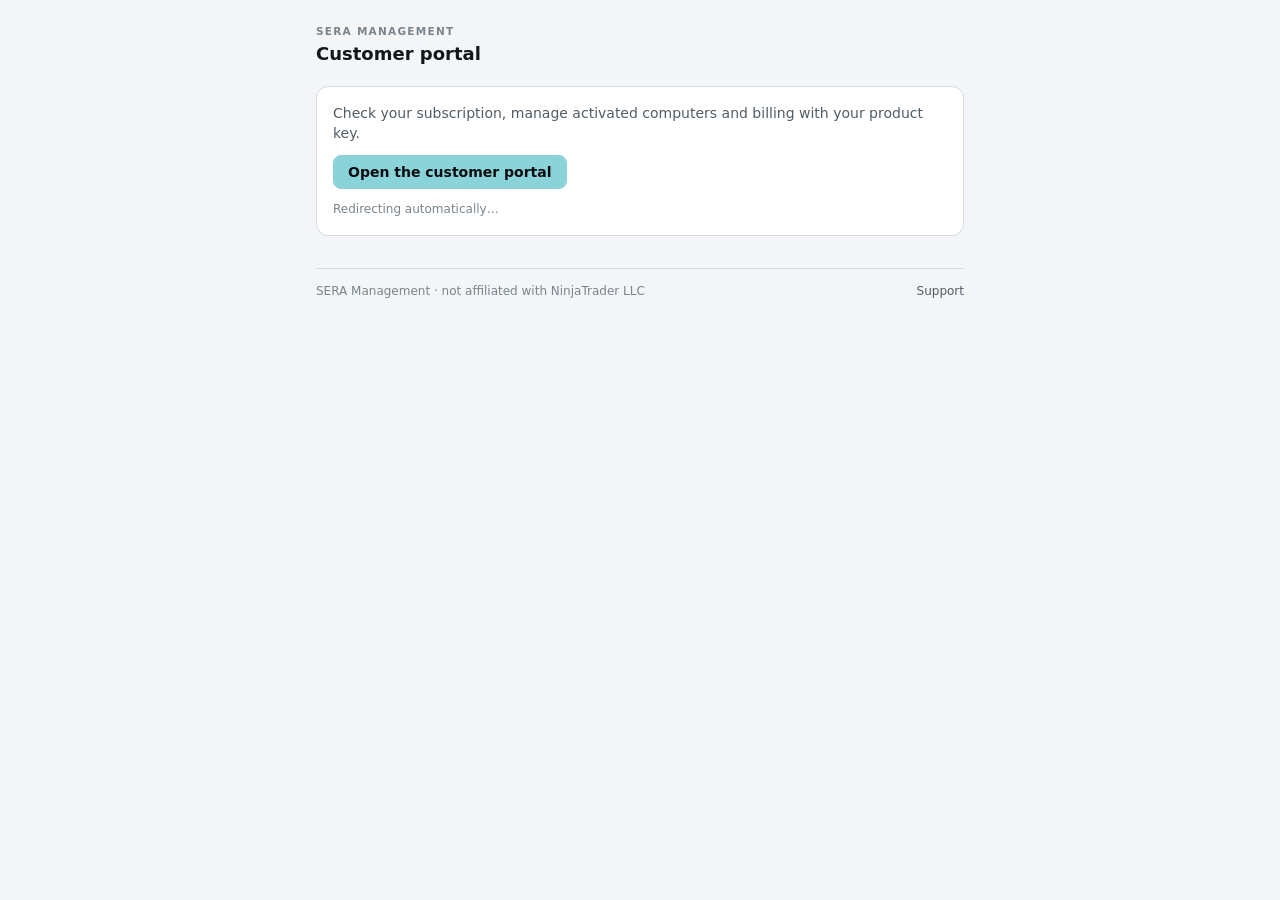
<file: index.html>
<!DOCTYPE html>
<html lang="en">
<head>
<meta charset="utf-8">
<meta name="viewport" content="width=device-width, initial-scale=1">
<meta name="color-scheme" content="dark light">
<meta http-equiv="refresh" content="3; url=portal/">
<title>SERA Management</title>
<link rel="stylesheet" href="shared.css">
</head>
<body>
<div class="page narrow">
  <header class="topbar">
    <div>
      <div class="eyebrow">SERA Management</div>
      <h1>Customer portal</h1>
    </div>
  </header>
  <section class="card stack-sm">
    <p class="muted">Check your subscription, manage activated computers and billing with your product key.</p>
    <div class="row">
      <a class="btn btn-primary" href="portal/">Open the customer portal</a>
    </div>
    <p class="faint small">Redirecting automatically…</p>
  </section>
  <footer class="footer">
    <span>SERA Management · not affiliated with NinjaTrader LLC</span>
    <a href="mailto:alonjbtw@gmail.com">Support</a>
  </footer>
</div>
</body>
</html>
</file>
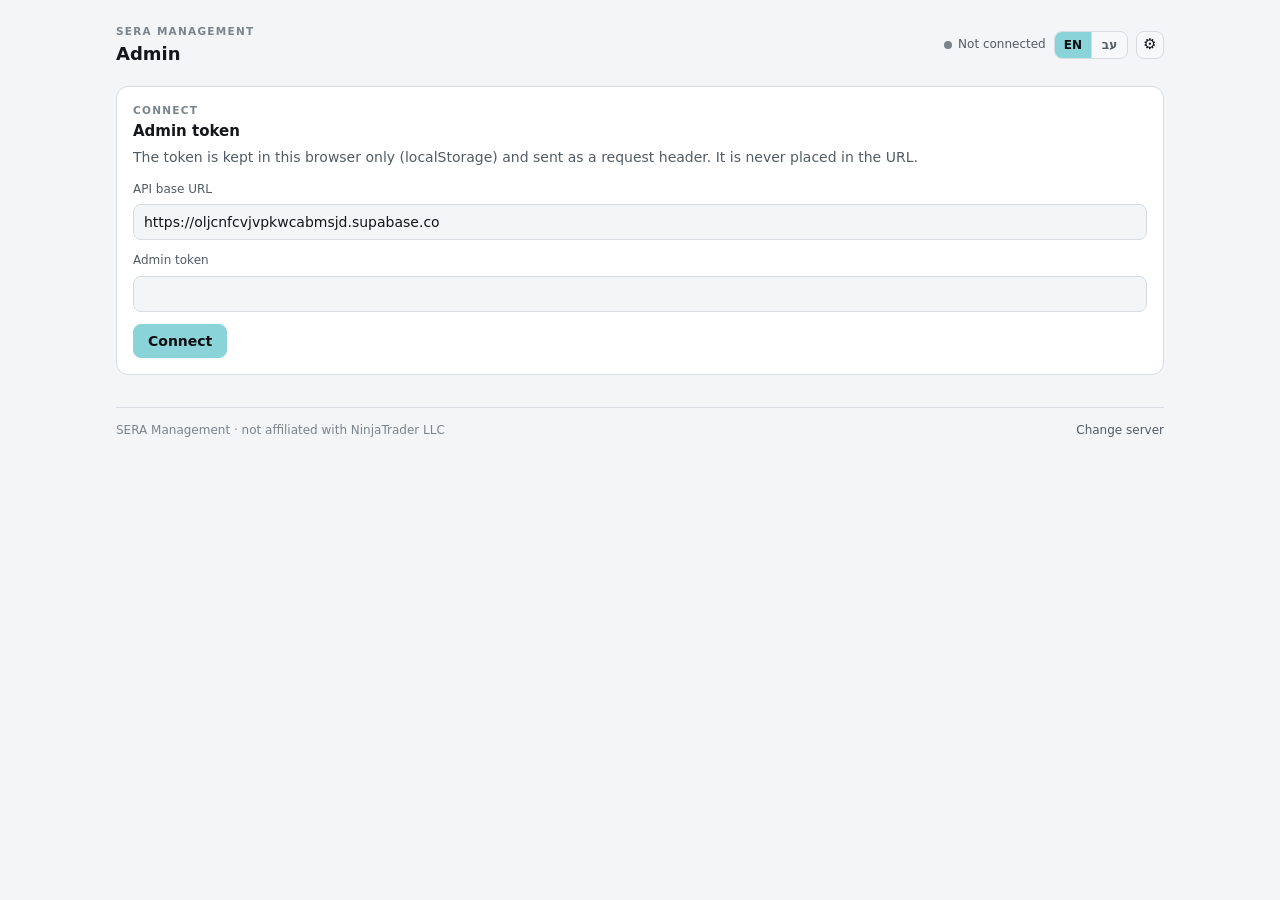
<file: admin/index.html>
<!DOCTYPE html>
<html lang="en">
<head>
<meta charset="utf-8">
<meta name="viewport" content="width=device-width, initial-scale=1">
<meta name="robots" content="noindex, nofollow">
<meta name="referrer" content="no-referrer">
<meta name="color-scheme" content="dark light">
<title data-i18n="admin.title">SERA Management · Admin</title>
<link rel="stylesheet" href="../shared.css">
</head>
<body>
<div class="page">

  <header class="topbar">
    <div>
      <div class="eyebrow" data-i18n="common.brand">SERA Management</div>
      <h1 data-i18n="admin.h1">Admin</h1>
    </div>
    <div class="row">
      <span id="conn" class="conn-pill" aria-live="polite">Not connected</span>
      <button id="btn-disconnect" class="btn btn-sm hidden" type="button" data-i18n="admin.disconnect">Disconnect</button>
      <div class="lang-toggle" role="group" data-i18n-title="common.language">
        <button type="button" data-sera-lang="en" lang="en">EN</button>
        <button type="button" data-sera-lang="he" lang="he">עב</button>
      </div>
      <button class="btn btn-sm btn-icon" type="button" data-sera-settings data-i18n-title="common.server_settings" title="Server settings" aria-label="Server settings"><span class="gear">&#9881;</span></button>
    </div>
  </header>

  <!-- Connect form (shown until a token is stored) -->
  <section id="view-connect" class="card">
    <div class="eyebrow" data-i18n="admin.connect.eyebrow">Connect</div>
    <h2 data-i18n="admin.connect.title">Admin token</h2>
    <p class="muted" style="margin:6px 0 14px" data-i18n="admin.connect.body">The token is kept in this browser only (localStorage) and sent as a request header. It is never placed in the URL.</p>
    <form id="form-connect" class="stack-sm">
      <div class="field">
        <label class="label" for="in-base" data-i18n="admin.connect.base">API base URL</label>
        <input id="in-base" class="input" type="url" autocomplete="off" spellcheck="false" required>
      </div>
      <div class="field">
        <label class="label" for="in-token" data-i18n="admin.connect.token">Admin token</label>
        <input id="in-token" class="input" type="password" autocomplete="off" required>
      </div>
      <div id="connect-msg" class="msg msg-danger hidden" role="alert"></div>
      <div class="row">
        <button id="btn-connect" class="btn btn-primary" type="submit" data-i18n="admin.connect.btn">Connect</button>
      </div>
    </form>
  </section>

  <!-- Main view -->
  <main id="view-main" class="stack hidden">
    <div class="tabs" role="tablist">
      <button class="tab" type="button" role="tab" id="tab-customers" aria-selected="true" aria-controls="panel-customers" data-tab="customers" data-i18n="admin.tab.customers">Customers</button>
      <button class="tab" type="button" role="tab" id="tab-diag" aria-selected="false" aria-controls="panel-diag" data-tab="diag" data-i18n="admin.tab.diag">Diagnostics</button>
    </div>

    <div id="panel-customers" class="stack" role="tabpanel" aria-labelledby="tab-customers">
      <section class="card">
        <div class="row between" style="margin-bottom:12px">
          <div class="row grow">
            <input id="in-search" class="input grow" type="search" placeholder="Search email, plan, note…" autocomplete="off" aria-label="Search customers" data-i18n-placeholder="admin.search.placeholder" data-i18n-title="admin.search.label">
            <button id="btn-refresh" class="btn" type="button" data-i18n="common.refresh">Refresh</button>
          </div>
          <button id="btn-new" class="btn btn-primary" type="button" data-i18n="admin.new">New customer</button>
        </div>
        <div id="list-msg" class="msg hidden"></div>
        <div class="table-wrap">
          <table id="tbl-customers">
            <thead>
              <tr>
                <th data-i18n="admin.th.email">Email</th>
                <th data-i18n="admin.th.plan">Plan</th>
                <th data-i18n="admin.th.status">Status</th>
                <th data-i18n="admin.th.period_end">Period end</th>
                <th class="num" data-i18n="admin.th.devices">Devices</th>
                <th data-i18n="admin.th.note">Note</th>
              </tr>
            </thead>
            <tbody></tbody>
          </table>
        </div>
        <div id="list-empty" class="faint hidden" style="padding:12px 0 4px" data-i18n="admin.empty">No customers found.</div>
      </section>

      <section id="detail" class="card hidden" aria-live="polite"></section>
    </div>

    <!-- Diagnostics: opt-in crash reports / startup pings -->
    <div id="panel-diag" class="stack hidden" role="tabpanel" aria-labelledby="tab-diag">
      <section class="card stack-sm">
        <div class="row between top">
          <div>
            <div class="eyebrow" data-i18n="admin.tab.diag">Diagnostics</div>
            <h2 data-i18n="admin.diag.title">Crash reports and startups</h2>
            <p class="muted small" style="margin-top:4px" data-i18n="admin.diag.body">Opt-in diagnostics sent by the desktop app. Newest first, up to 50 events.</p>
          </div>
          <div class="row">
            <select id="diag-filter" class="input input-sm" style="width:auto" aria-label="Filter events" data-i18n-title="admin.diag.filter">
              <option value="" data-i18n="admin.diag.filter.all">All events</option>
              <option value="crash" data-i18n="admin.diag.filter.crash">Crashes</option>
              <option value="startup" data-i18n="admin.diag.filter.startup">Startups</option>
            </select>
            <button id="btn-diag-refresh" class="btn btn-sm" type="button" data-i18n="common.refresh">Refresh</button>
          </div>
        </div>
        <div class="stats">
          <div class="stat danger"><div class="n" id="diag-crashes">—</div><div class="l" data-i18n="admin.diag.crashes7">Crashes (last 7 days)</div></div>
          <div class="stat success"><div class="n" id="diag-startups">—</div><div class="l" data-i18n="admin.diag.startups7">Startups (last 7 days)</div></div>
        </div>
        <div id="diag-msg" class="msg hidden"></div>
        <div class="table-wrap">
          <table id="tbl-diag" class="compact">
            <thead>
              <tr>
                <th data-i18n="admin.diag.th.time">Time</th>
                <th data-i18n="admin.diag.th.kind">Kind</th>
                <th data-i18n="admin.diag.th.app">App</th>
                <th data-i18n="admin.diag.th.os">OS</th>
                <th data-i18n="admin.diag.th.device">Device</th>
                <th data-i18n="admin.diag.th.exception">Exception</th>
                <th data-i18n="admin.diag.th.message">Message</th>
                <th></th>
              </tr>
            </thead>
            <tbody></tbody>
          </table>
        </div>
        <div id="diag-empty" class="faint hidden" style="padding:8px 0 0" data-i18n="admin.diag.empty">No events.</div>
      </section>
    </div>
  </main>

  <footer class="footer">
    <span data-i18n="common.footer">SERA Management · not affiliated with NinjaTrader LLC</span>
    <a href="#" data-sera-settings data-i18n="common.change_server">Change server</a>
  </footer>
</div>

<!-- New customer -->
<dialog id="dlg-new">
  <form id="form-new" class="stack-sm">
    <div class="eyebrow" data-i18n="admin.new">New customer</div>
    <h2 data-i18n="admin.new.title">Create entitlement</h2>
    <div class="field">
      <label class="label" for="new-email" data-i18n="admin.new.email">Customer email</label>
      <input id="new-email" class="input" type="email" required autocomplete="off" spellcheck="false">
    </div>
    <div class="fields-2">
      <div class="field">
        <label class="label" for="new-months" data-i18n="admin.new.months">Months (1–36)</label>
        <input id="new-months" class="input" type="number" min="1" max="36" step="1" value="12" required>
      </div>
      <div class="field">
        <label class="label" for="new-devices" data-i18n="admin.new.devices">Max devices (1–20)</label>
        <input id="new-devices" class="input" type="number" min="1" max="20" step="1" value="2" required>
      </div>
    </div>
    <div class="field">
      <label class="label" for="new-note" data-i18n="admin.new.note">Note (optional)</label>
      <input id="new-note" class="input" type="text" autocomplete="off" maxlength="500">
    </div>
    <div id="new-msg" class="msg msg-danger hidden" role="alert"></div>
    <div class="dialog-actions">
      <button type="button" class="btn" id="new-cancel" data-i18n="dlg.cancel">Cancel</button>
      <button type="submit" class="btn btn-primary" id="new-submit" data-i18n="admin.new.create">Create</button>
    </div>
  </form>
</dialog>

<!-- One-time product key -->
<dialog id="dlg-key">
  <div class="stack-sm">
    <div class="eyebrow" data-i18n="admin.key.eyebrow">Product key</div>
    <h2 id="key-title" data-i18n="admin.key.eyebrow">Product key</h2>
    <p class="muted" id="key-sub"></p>
    <div class="key-big" id="key-value"></div>
    <div class="msg msg-warning" data-i18n="admin.key.warn">This key is shown once. It will not be shown again — copy it now and send it to the customer.</div>
    <div class="dialog-actions">
      <button type="button" class="btn" id="key-copy" data-i18n="common.copy">Copy</button>
      <button type="button" class="btn btn-primary" id="key-close" data-i18n="admin.key.saved">I have saved the key</button>
    </div>
  </div>
</dialog>

<script src="../shared.js"></script>
<script>
(function () {
  'use strict';
  var S = window.Sera;
  var esc = S.esc;
  var t = S.t;
  var ADMIN_KEY = 'sera.admin';
  var $ = function (sel, root) { return (root || document).querySelector(sel); };

  /* ---------- strings ---------- */

  S.i18n.extend({
    en: {
      'admin.title': 'SERA Management · Admin',
      'admin.h1': 'Admin',
      'admin.disconnect': 'Disconnect',
      'admin.conn.none': 'Not connected',
      'admin.conn.busy': 'Connecting…',
      'admin.conn.ok': 'Connected · {host}',
      'admin.conn.rejected': 'Token rejected',
      'admin.conn.failed': 'Connection failed',
      'admin.connect.eyebrow': 'Connect',
      'admin.connect.title': 'Admin token',
      'admin.connect.body': 'The token is kept in this browser only (localStorage) and sent as a request header. It is never placed in the URL.',
      'admin.connect.base': 'API base URL',
      'admin.connect.token': 'Admin token',
      'admin.connect.btn': 'Connect',
      'admin.connect.enter_token': 'Enter the admin token.',
      'admin.connect.use_disconnect': ' Use Disconnect to enter a new token.',
      'admin.disconnected': 'Disconnected. Token removed from this browser.',
      'admin.tab.customers': 'Customers',
      'admin.tab.diag': 'Diagnostics',
      'admin.search.placeholder': 'Search email, plan, note…',
      'admin.search.label': 'Search customers',
      'admin.new': 'New customer',
      'admin.th.email': 'Email',
      'admin.th.plan': 'Plan',
      'admin.th.status': 'Status',
      'admin.th.period_end': 'Period end',
      'admin.th.devices': 'Devices',
      'admin.th.note': 'Note',
      'admin.empty': 'No customers found.',
      /* detail */
      'admin.detail.customer': 'Customer',
      'admin.detail.reload': 'Reload',
      'admin.detail.plan': 'Plan',
      'admin.detail.period_end': 'Period end',
      'admin.detail.devices': 'Devices',
      'admin.detail.devices_v': '{active} active / {max} max',
      'admin.detail.devices_total': '({n} total)',
      'admin.detail.billing': 'Billing',
      'admin.detail.billing_stripe': 'Stripe',
      'admin.detail.billing_manual': 'Manual',
      'admin.detail.stripe_customer': 'Stripe customer',
      'admin.detail.stripe_sub': 'Stripe subscription',
      'admin.detail.created': 'Created',
      'admin.detail.updated': 'Updated',
      'admin.detail.note': 'Note',
      'admin.detail.actions': 'Actions',
      'admin.detail.extend_by': 'Extend by',
      'admin.detail.extend_months_label': 'Months to extend',
      'admin.detail.months': 'months',
      'admin.detail.extend': 'Extend',
      'admin.detail.reissue': 'Reissue key',
      'admin.detail.revoke': 'Revoke',
      'admin.devices.h': 'Devices',
      'admin.devices.empty': 'No devices have activated this entitlement.',
      'admin.devices.th.name': 'Name',
      'admin.devices.th.hash': 'Hash',
      'admin.devices.th.version': 'Version',
      'admin.devices.th.first_seen': 'First seen',
      'admin.devices.th.last_seen': 'Last seen',
      'admin.devices.th.state': 'State',
      'admin.devices.released': 'released',
      'admin.devices.active': 'active',
      'admin.devices.release': 'Release seat',
      'admin.keys.h': 'Product keys',
      'admin.keys.empty': 'No product keys.',
      'admin.keys.th.id': 'Key id',
      'admin.keys.th.created': 'Created',
      'admin.keys.th.redeemed': 'Redeemed',
      'admin.keys.th.revoked': 'Revoked',
      'admin.keys.th.state': 'State',
      'admin.keys.revoked': 'revoked',
      'admin.keys.redeemed': 'redeemed',
      'admin.keys.unused': 'unused',
      'admin.leases.h': 'Leases',
      'admin.leases.empty': 'No leases.',
      'admin.leases.th.device': 'Device',
      'admin.leases.th.issued': 'Issued',
      'admin.leases.th.not_before': 'Not before',
      'admin.leases.th.expires': 'Expires',
      'admin.leases.th.key': 'Key',
      'admin.legal.h': 'Terms accepted',
      'admin.legal.empty': 'No terms acceptance recorded.',
      'admin.legal.line': 'terms v{legal} · app {app} · {lang}',
      'admin.audit.h': 'Recent audit',
      'admin.audit.newest': 'newest first',
      'admin.audit.empty': 'No audit entries.',
      'admin.audit.by': 'by {actor}',
      /* actions */
      'admin.extend.range': 'Enter between 1 and 36 months.',
      'admin.extend.busy': 'Extending…',
      'admin.extend.done_one': 'Extended by {n} month',
      'admin.extend.done': 'Extended by {n} months',
      'admin.extend.new_end': ' · new period end {date}',
      'admin.reissue.title': 'Generate a new product key?',
      'admin.reissue.body': 'A new product key will be created for {email}. The previous key will no longer be valid for new activations, and the customer will need the new key.',
      'admin.reissue.busy': 'Working…',
      'admin.reissue.sub': 'New product key for {email}',
      'admin.revoke.title': 'Revoke this entitlement?',
      'admin.revoke.body': 'Access for {email} will be revoked. Its devices will stop validating. This is recorded in the audit log.',
      'admin.revoke.reason': 'Reason (optional)',
      'admin.revoke.reason_ph': 'e.g. refund, chargeback',
      'admin.revoke.busy': 'Revoking…',
      'admin.revoke.done': 'Entitlement revoked.',
      'admin.release.title': 'Release this device seat?',
      'admin.release.body': 'Device {hash} will be released and its seat freed. That computer will need to enter the product key again to activate.',
      'admin.release.busy': 'Releasing…',
      'admin.release.none': 'Nothing to release (seat was already free).',
      'admin.release.done': 'Seat released.',
      /* key dialog */
      'admin.key.eyebrow': 'Product key',
      'admin.key.warn': 'This key is shown once. It will not be shown again — copy it now and send it to the customer.',
      'admin.key.saved': 'I have saved the key',
      'admin.key.sub': 'Product key for {email}',
      /* new customer */
      'admin.new.title': 'Create entitlement',
      'admin.new.email': 'Customer email',
      'admin.new.months': 'Months (1–36)',
      'admin.new.devices': 'Max devices (1–20)',
      'admin.new.note': 'Note (optional)',
      'admin.new.create': 'Create',
      'admin.new.enter_email': 'Enter the customer email.',
      'admin.new.months_range': 'Months must be between 1 and 36.',
      'admin.new.devices_range': 'Max devices must be between 1 and 20.',
      'admin.new.busy': 'Creating…',
      /* diagnostics */
      'admin.diag.title': 'Crash reports and startups',
      'admin.diag.body': 'Opt-in diagnostics sent by the desktop app. Newest first, up to 50 events.',
      'admin.diag.filter': 'Filter events',
      'admin.diag.filter.all': 'All events',
      'admin.diag.filter.crash': 'Crashes',
      'admin.diag.filter.startup': 'Startups',
      'admin.diag.crashes7': 'Crashes (last 7 days)',
      'admin.diag.startups7': 'Startups (last 7 days)',
      'admin.diag.th.time': 'Time',
      'admin.diag.th.kind': 'Kind',
      'admin.diag.th.app': 'App',
      'admin.diag.th.os': 'OS',
      'admin.diag.th.device': 'Device',
      'admin.diag.th.exception': 'Exception',
      'admin.diag.th.message': 'Message',
      'admin.diag.empty': 'No events.',
      'admin.diag.kind.crash': 'crash',
      'admin.diag.kind.startup': 'startup',
      'admin.diag.stack': 'Stack',
      'admin.diag.hide': 'Hide',
      'admin.diag.details': 'Details',
      'admin.diag.no_stack': 'No stack trace.'
    },
    he: {
      'admin.title': 'SERA Management · ניהול',
      'admin.h1': 'ניהול',
      'admin.disconnect': 'התנתקות',
      'admin.conn.none': 'לא מחובר',
      'admin.conn.busy': 'מתחבר…',
      'admin.conn.ok': 'מחובר · {host}',
      'admin.conn.rejected': 'הטוקן נדחה',
      'admin.conn.failed': 'החיבור נכשל',
      'admin.connect.eyebrow': 'התחברות',
      'admin.connect.title': 'טוקן ניהול',
      'admin.connect.body': 'הטוקן נשמר בדפדפן זה בלבד (localStorage) ונשלח ככותרת בקשה. הוא לעולם לא מופיע בכתובת.',
      'admin.connect.base': 'כתובת שרת ה-API',
      'admin.connect.token': 'טוקן ניהול',
      'admin.connect.btn': 'התחברות',
      'admin.connect.enter_token': 'הזן את טוקן הניהול.',
      'admin.connect.use_disconnect': ' לחץ "התנתקות" כדי להזין טוקן חדש.',
      'admin.disconnected': 'התנתקת. הטוקן הוסר מהדפדפן.',
      'admin.tab.customers': 'לקוחות',
      'admin.tab.diag': 'אבחון',
      'admin.search.placeholder': 'חיפוש לפי אימייל, תוכנית, הערה…',
      'admin.search.label': 'חיפוש לקוחות',
      'admin.new': 'לקוח חדש',
      'admin.th.email': 'אימייל',
      'admin.th.plan': 'תוכנית',
      'admin.th.status': 'סטטוס',
      'admin.th.period_end': 'סיום תקופה',
      'admin.th.devices': 'מכשירים',
      'admin.th.note': 'הערה',
      'admin.empty': 'לא נמצאו לקוחות.',
      'admin.detail.customer': 'לקוח',
      'admin.detail.reload': 'טעינה מחדש',
      'admin.detail.plan': 'תוכנית',
      'admin.detail.period_end': 'סיום תקופה',
      'admin.detail.devices': 'מכשירים',
      'admin.detail.devices_v': '{active} פעילים / {max} מקסימום',
      'admin.detail.devices_total': '({n} סה״כ)',
      'admin.detail.billing': 'חיוב',
      'admin.detail.billing_stripe': 'Stripe',
      'admin.detail.billing_manual': 'ידני',
      'admin.detail.stripe_customer': 'לקוח Stripe',
      'admin.detail.stripe_sub': 'מנוי Stripe',
      'admin.detail.created': 'נוצר',
      'admin.detail.updated': 'עודכן',
      'admin.detail.note': 'הערה',
      'admin.detail.actions': 'פעולות',
      'admin.detail.extend_by': 'הארכה ב-',
      'admin.detail.extend_months_label': 'חודשים להארכה',
      'admin.detail.months': 'חודשים',
      'admin.detail.extend': 'הארכה',
      'admin.detail.reissue': 'הנפקת מפתח חדש',
      'admin.detail.revoke': 'ביטול רישיון',
      'admin.devices.h': 'מכשירים',
      'admin.devices.empty': 'אף מכשיר לא הפעיל רישיון זה.',
      'admin.devices.th.name': 'שם',
      'admin.devices.th.hash': 'מזהה',
      'admin.devices.th.version': 'גרסה',
      'admin.devices.th.first_seen': 'נראה לראשונה',
      'admin.devices.th.last_seen': 'נראה לאחרונה',
      'admin.devices.th.state': 'מצב',
      'admin.devices.released': 'שוחרר',
      'admin.devices.active': 'פעיל',
      'admin.devices.release': 'שחרור מקום',
      'admin.keys.h': 'מפתחות מוצר',
      'admin.keys.empty': 'אין מפתחות מוצר.',
      'admin.keys.th.id': 'מזהה מפתח',
      'admin.keys.th.created': 'נוצר',
      'admin.keys.th.redeemed': 'מומש',
      'admin.keys.th.revoked': 'בוטל',
      'admin.keys.th.state': 'מצב',
      'admin.keys.revoked': 'בוטל',
      'admin.keys.redeemed': 'מומש',
      'admin.keys.unused': 'לא בשימוש',
      'admin.leases.h': 'חכירות',
      'admin.leases.empty': 'אין חכירות.',
      'admin.leases.th.device': 'מכשיר',
      'admin.leases.th.issued': 'הונפק',
      'admin.leases.th.not_before': 'לא לפני',
      'admin.leases.th.expires': 'פג',
      'admin.leases.th.key': 'מפתח',
      'admin.legal.h': 'אישור תנאי שימוש',
      'admin.legal.empty': 'לא נרשם אישור תנאי שימוש.',
      'admin.legal.line': 'תנאים גרסה {legal} · אפליקציה {app} · {lang}',
      'admin.audit.h': 'יומן פעולות אחרון',
      'admin.audit.newest': 'החדש ביותר ראשון',
      'admin.audit.empty': 'אין רשומות ביומן.',
      'admin.audit.by': 'על ידי {actor}',
      'admin.extend.range': 'הזן בין 1 ל-36 חודשים.',
      'admin.extend.busy': 'מאריך…',
      'admin.extend.done_one': 'הוארך בחודש אחד',
      'admin.extend.done': 'הוארך ב-{n} חודשים',
      'admin.extend.new_end': ' · סיום תקופה חדש {date}',
      'admin.reissue.title': 'להנפיק מפתח מוצר חדש?',
      'admin.reissue.body': 'ייווצר מפתח מוצר חדש עבור {email}. המפתח הקודם לא יהיה תקף להפעלות חדשות, והלקוח יזדקק למפתח החדש.',
      'admin.reissue.busy': 'מבצע…',
      'admin.reissue.sub': 'מפתח מוצר חדש עבור {email}',
      'admin.revoke.title': 'לבטל רישיון זה?',
      'admin.revoke.body': 'הגישה של {email} תבוטל. המכשירים שלו יפסיקו לעבור אימות. הפעולה נרשמת ביומן.',
      'admin.revoke.reason': 'סיבה (לא חובה)',
      'admin.revoke.reason_ph': 'למשל החזר כספי, הכחשת עסקה',
      'admin.revoke.busy': 'מבטל…',
      'admin.revoke.done': 'הרישיון בוטל.',
      'admin.release.title': 'לשחרר את המקום של מכשיר זה?',
      'admin.release.body': 'המכשיר {hash} ישוחרר והמקום שלו יתפנה. המחשב הזה יצטרך להזין שוב את מפתח המוצר כדי להפעיל.',
      'admin.release.busy': 'משחרר…',
      'admin.release.none': 'אין מה לשחרר (המקום כבר היה פנוי).',
      'admin.release.done': 'המקום שוחרר.',
      'admin.key.eyebrow': 'מפתח מוצר',
      'admin.key.warn': 'המפתח מוצג פעם אחת בלבד ולא יוצג שוב — העתק אותו עכשיו ושלח ללקוח.',
      'admin.key.saved': 'שמרתי את המפתח',
      'admin.key.sub': 'מפתח מוצר עבור {email}',
      'admin.new.title': 'יצירת רישיון',
      'admin.new.email': 'אימייל הלקוח',
      'admin.new.months': 'חודשים (1–36)',
      'admin.new.devices': 'מקסימום מכשירים (1–20)',
      'admin.new.note': 'הערה (לא חובה)',
      'admin.new.create': 'יצירה',
      'admin.new.enter_email': 'הזן את אימייל הלקוח.',
      'admin.new.months_range': 'מספר החודשים חייב להיות בין 1 ל-36.',
      'admin.new.devices_range': 'מקסימום מכשירים חייב להיות בין 1 ל-20.',
      'admin.new.busy': 'יוצר…',
      'admin.diag.title': 'דוחות קריסה והפעלות',
      'admin.diag.body': 'נתוני אבחון שנשלחים מהאפליקציה בהסכמת המשתמש. החדש ביותר ראשון, עד 50 אירועים.',
      'admin.diag.filter': 'סינון אירועים',
      'admin.diag.filter.all': 'כל האירועים',
      'admin.diag.filter.crash': 'קריסות',
      'admin.diag.filter.startup': 'הפעלות',
      'admin.diag.crashes7': 'קריסות (7 ימים אחרונים)',
      'admin.diag.startups7': 'הפעלות (7 ימים אחרונים)',
      'admin.diag.th.time': 'זמן',
      'admin.diag.th.kind': 'סוג',
      'admin.diag.th.app': 'גרסה',
      'admin.diag.th.os': 'מערכת הפעלה',
      'admin.diag.th.device': 'מכשיר',
      'admin.diag.th.exception': 'חריגה',
      'admin.diag.th.message': 'הודעה',
      'admin.diag.empty': 'אין אירועים.',
      'admin.diag.kind.crash': 'קריסה',
      'admin.diag.kind.startup': 'הפעלה',
      'admin.diag.stack': 'Stack',
      'admin.diag.hide': 'הסתרה',
      'admin.diag.details': 'פרטים',
      'admin.diag.no_stack': 'אין stack trace.'
    }
  });
  S.applyLanguage(S.getLang(), { persist: false });
  S.bindLangToggle();

  var token = loadToken();
  var entitlements = [];
  var selectedId = null;
  var detail = null; // last `get` response
  var searchTimer = null;
  var connState = { state: '', key: 'admin.conn.none', params: null };
  var diag = null; // last `telemetry` response
  var diagLoaded = false;
  var openStacks = {}; // event id -> true while its stack row is expanded

  var elConn = $('#conn');
  var elDetail = $('#detail');
  var tbody = $('#tbl-customers tbody');
  var diagBody = $('#tbl-diag tbody');

  /* ---------- token storage ---------- */

  function loadToken() {
    try {
      var raw = localStorage.getItem(ADMIN_KEY);
      if (!raw) return '';
      var o = JSON.parse(raw);
      return o && typeof o.token === 'string' ? o.token : '';
    } catch (e) { return ''; }
  }
  function saveToken(t) {
    S.storageSet(localStorage, ADMIN_KEY, t ? JSON.stringify({ token: t, saved_at: new Date().toISOString() }) : null);
  }

  /* ---------- API ---------- */

  function api(action, params) {
    var body = { action: action };
    Object.keys(params || {}).forEach(function (k) { body[k] = params[k]; });
    return S.call('sera-admin', body, { headers: { 'x-sera-admin-token': token } });
  }

  /* ---------- views ---------- */

  function setConn(state, key, params) {
    connState = { state: state, key: key, params: params || null };
    elConn.className = 'conn-pill' + (state ? ' ' + state : '');
    elConn.textContent = t(key, params);
  }
  function showConnect() {
    $('#view-connect').classList.remove('hidden');
    $('#view-main').classList.add('hidden');
    $('#btn-disconnect').classList.add('hidden');
    $('#in-base').value = S.getBase();
    setConn('', 'admin.conn.none');
  }
  function showMain() {
    $('#view-connect').classList.add('hidden');
    $('#view-main').classList.remove('hidden');
    $('#btn-disconnect').classList.remove('hidden');
  }

  /* ---------- tabs ---------- */

  function selectTab(name) {
    var tabs = document.querySelectorAll('.tab[data-tab]');
    for (var i = 0; i < tabs.length; i++) {
      var on = tabs[i].dataset.tab === name;
      tabs[i].setAttribute('aria-selected', on ? 'true' : 'false');
      tabs[i].tabIndex = on ? 0 : -1;
    }
    $('#panel-customers').classList.toggle('hidden', name !== 'customers');
    $('#panel-diag').classList.toggle('hidden', name !== 'diag');
    if (name === 'diag' && !diagLoaded && token) refreshDiag();
  }
  $('.tabs').addEventListener('click', function (e) {
    var tab = e.target.closest('.tab[data-tab]');
    if (tab) selectTab(tab.dataset.tab);
  });
  $('.tabs').addEventListener('keydown', function (e) {
    if (e.key !== 'ArrowLeft' && e.key !== 'ArrowRight') return;
    var tabs = Array.prototype.slice.call(document.querySelectorAll('.tab[data-tab]'));
    var idx = tabs.indexOf(document.activeElement);
    if (idx < 0) return;
    e.preventDefault();
    var next = tabs[(idx + (e.key === 'ArrowRight' ? 1 : tabs.length - 1)) % tabs.length];
    next.focus();
    selectTab(next.dataset.tab);
  });

  /* ---------- customer list ---------- */

  function loadList(query) {
    var msg = $('#list-msg');
    S.hideMsg(msg);
    return api('list', query ? { query: query } : {}).then(function (res) {
      entitlements = Array.isArray(res.entitlements) ? res.entitlements : [];
      renderList();
      return res;
    });
  }

  function num(v) { return v === null || v === undefined ? '—' : esc(v); }

  function renderList() {
    tbody.innerHTML = entitlements.map(function (e) {
      return '<tr class="row-click' + (e.id === selectedId ? ' selected' : '') + '" data-id="' + esc(e.id) + '" tabindex="0">' +
        '<td class="strong break">' + esc(e.customer_email) + '</td>' +
        '<td class="nowrap">' + esc(e.plan || '—') + '</td>' +
        '<td>' + S.statusBadge(e.status) + '</td>' +
        '<td class="nowrap">' + S.dateWithRelative(e.current_period_end) + '</td>' +
        '<td class="num">' + num(e.active_devices) + ' / ' + num(e.max_devices) + '</td>' +
        '<td class="muted"><div class="ellipsis" title="' + esc(e.note || '') + '">' + esc(e.note || '') + '</div></td>' +
        '</tr>';
    }).join('');
    $('#list-empty').classList.toggle('hidden', entitlements.length > 0);
  }

  tbody.addEventListener('click', function (e) {
    var tr = e.target.closest('tr[data-id]');
    if (tr) openDetail(tr.dataset.id);
  });
  tbody.addEventListener('keydown', function (e) {
    if (e.key !== 'Enter' && e.key !== ' ') return;
    var tr = e.target.closest('tr[data-id]');
    if (tr) { e.preventDefault(); openDetail(tr.dataset.id); }
  });

  function refreshList() {
    var btn = $('#btn-refresh');
    S.setBusy(btn, true, t('common.loading'));
    return loadList($('#in-search').value.trim()).catch(function (err) {
      S.showMsg($('#list-msg'), S.friendly(err), 'danger');
      if (err.code === 'unauthorized') setConn('fail', 'admin.conn.rejected');
    }).then(function () { S.setBusy(btn, false); });
  }

  $('#btn-refresh').addEventListener('click', refreshList);
  $('#in-search').addEventListener('input', function () {
    clearTimeout(searchTimer);
    searchTimer = setTimeout(refreshList, 350);
  });
  $('#in-search').addEventListener('keydown', function (e) {
    if (e.key === 'Enter') { e.preventDefault(); clearTimeout(searchTimer); refreshList(); }
  });

  /* ---------- detail panel ---------- */

  function openDetail(id, opts) {
    opts = opts || {};
    selectedId = id;
    renderList();
    elDetail.classList.remove('hidden');
    if (!detail || detail.entitlement.id !== id) elDetail.innerHTML = '<div class="faint">' + esc(t('common.loading')) + '</div>';
    return api('get', { entitlement_id: id }).then(function (res) {
      detail = res;
      renderDetail();
      if (!opts.noScroll) elDetail.scrollIntoView({ behavior: 'smooth', block: 'start' });
    }).catch(function (err) {
      elDetail.innerHTML = '<div class="row between"><div class="msg msg-danger grow">' + esc(S.friendly(err)) +
        '</div><button class="btn btn-sm" data-act="close" type="button">' + esc(t('common.close')) + '</button></div>';
    });
  }

  function closeDetail() {
    selectedId = null;
    detail = null;
    elDetail.classList.add('hidden');
    elDetail.innerHTML = '';
    renderList();
  }

  function kv(label, valueHtml) {
    return '<div><div class="k">' + esc(label) + '</div><div class="v">' + (valueHtml || '<span class="faint">—</span>') + '</div></div>';
  }
  function detailsText(d) {
    if (d === null || d === undefined || d === '') return '';
    if (typeof d === 'string') return d;
    try { return JSON.stringify(d); } catch (e) { return String(d); }
  }
  function th(keys) {
    return '<tr>' + keys.map(function (k) { return '<th>' + (k ? esc(t(k)) : '') + '</th>'; }).join('') + '</tr>';
  }
  function sectionHead(titleKey, countHtml) {
    return '<div class="section-head"><h3>' + esc(t(titleKey)) + '</h3><span class="faint small">' + countHtml + '</span></div>';
  }

  function renderDetail() {
    var e = detail.entitlement || {};
    var devices = Array.isArray(detail.devices) ? detail.devices : [];
    var keys = Array.isArray(detail.product_keys) ? detail.product_keys : [];
    var leases = Array.isArray(detail.leases) ? detail.leases : [];
    var legal = Array.isArray(detail.legal_acceptances) ? detail.legal_acceptances : [];
    var audit = (Array.isArray(detail.audit) ? detail.audit.slice() : []).sort(function (a, b) {
      return (S.parseDate(b.at) || 0) - (S.parseDate(a.at) || 0);
    });
    var billing = e.stripe_subscription_id ? t('admin.detail.billing_stripe') : t('admin.detail.billing_manual');

    var html = '';
    html += '<div class="row between top" style="margin-bottom:14px">' +
      '<div><div class="eyebrow">' + esc(t('admin.detail.customer')) + '</div>' +
      '<h2 class="row"><span class="break">' + esc(e.customer_email) + '</span>' + S.statusBadge(e.status) + '</h2>' +
      '<div class="mono faint break">' + esc(e.id) + '</div></div>' +
      '<div class="row"><button class="btn btn-sm" data-act="reload" type="button">' + esc(t('admin.detail.reload')) + '</button>' +
      '<button class="btn btn-sm" data-act="close" type="button">' + esc(t('common.close')) + '</button></div></div>';

    html += '<div class="kv">' +
      kv(t('admin.detail.plan'), esc(e.plan)) +
      kv(t('admin.detail.period_end'), S.dateWithRelative(e.current_period_end)) +
      kv(t('admin.detail.devices'), esc(t('admin.detail.devices_v', { active: e.active_devices === null || e.active_devices === undefined ? '—' : e.active_devices, max: e.max_devices === null || e.max_devices === undefined ? '—' : e.max_devices })) +
        (e.total_devices !== undefined && e.total_devices !== null ? ' <span class="faint">' + esc(t('admin.detail.devices_total', { n: e.total_devices })) + '</span>' : '')) +
      kv(t('admin.detail.billing'), esc(billing)) +
      kv(t('admin.detail.stripe_customer'), e.stripe_customer_id ? '<span class="mono">' + esc(e.stripe_customer_id) + '</span>' : '') +
      kv(t('admin.detail.stripe_sub'), e.stripe_subscription_id ? '<span class="mono">' + esc(e.stripe_subscription_id) + '</span>' : '') +
      kv(t('admin.detail.created'), e.created_at ? esc(S.fmtDateTime(e.created_at)) : '') +
      kv(t('admin.detail.updated'), e.updated_at ? esc(S.fmtDateTime(e.updated_at)) : '') +
      kv(t('admin.detail.note'), e.note ? esc(e.note) : '') +
      '</div>';

    html += '<div class="card-inset subsection">' +
      '<div class="eyebrow">' + esc(t('admin.detail.actions')) + '</div>' +
      '<div class="row">' +
      '<span class="row" style="gap:6px"><label for="in-extend" class="muted">' + esc(t('admin.detail.extend_by')) + '</label>' +
      '<input id="in-extend" class="input input-xs" type="number" min="1" max="36" step="1" value="1" aria-label="' + esc(t('admin.detail.extend_months_label')) + '">' +
      '<span class="muted">' + esc(t('admin.detail.months')) + '</span>' +
      '<button class="btn btn-sm" data-act="extend" type="button">' + esc(t('admin.detail.extend')) + '</button></span>' +
      '<span class="faint">|</span>' +
      '<button class="btn btn-sm" data-act="reissue" type="button">' + esc(t('admin.detail.reissue')) + '</button>' +
      '<button class="btn btn-sm btn-danger" data-act="revoke" type="button">' + esc(t('admin.detail.revoke')) + '</button>' +
      '</div></div>';

    /* devices */
    html += '<div class="subsection">' + sectionHead('admin.devices.h', devices.length);
    if (!devices.length) {
      html += '<div class="faint">' + esc(t('admin.devices.empty')) + '</div>';
    } else {
      html += '<div class="table-wrap"><table class="compact"><thead>' +
        th(['admin.devices.th.name', 'admin.devices.th.hash', 'admin.devices.th.version', 'admin.devices.th.first_seen', 'admin.devices.th.last_seen', 'admin.devices.th.state', '']) +
        '</thead><tbody>';
      devices.forEach(function (d) {
        var disabled = !!d.disabled_at;
        html += '<tr>' +
          '<td class="break">' + esc(d.device_name || '—') + '</td>' +
          '<td class="mono nowrap" title="' + esc(d.device_hash) + '">' + esc(S.shortHash(d.device_hash, 12)) + '</td>' +
          '<td class="nowrap">' + esc(d.app_version || '—') + '</td>' +
          '<td class="nowrap" title="' + esc(S.fmtDateTime(d.first_seen_at)) + '">' + esc(S.fmtDate(d.first_seen_at)) + '</td>' +
          '<td class="nowrap" title="' + esc(S.fmtDateTime(d.last_seen_at)) + '">' + esc(S.relative(d.last_seen_at) || '—') + '</td>' +
          '<td>' + (disabled
            ? '<span class="badge badge-neutral" title="' + esc(S.fmtDateTime(d.disabled_at)) + '">' + esc(t('admin.devices.released')) + '</span>'
            : '<span class="badge badge-success">' + esc(t('admin.devices.active')) + '</span>') + '</td>' +
          '<td class="num">' + (disabled ? '' :
            '<button class="btn btn-sm btn-danger" type="button" data-act="release" data-hash="' + esc(d.device_hash) + '">' + esc(t('admin.devices.release')) + '</button>') + '</td>' +
          '</tr>';
      });
      html += '</tbody></table></div>';
    }
    html += '</div>';

    /* product keys */
    html += '<div class="subsection">' + sectionHead('admin.keys.h', keys.length);
    if (!keys.length) {
      html += '<div class="faint">' + esc(t('admin.keys.empty')) + '</div>';
    } else {
      html += '<div class="table-wrap"><table class="compact"><thead>' +
        th(['admin.keys.th.id', 'admin.keys.th.created', 'admin.keys.th.redeemed', 'admin.keys.th.revoked', 'admin.keys.th.state']) + '</thead><tbody>';
      keys.forEach(function (k) {
        var state = k.revoked_at ? '<span class="badge badge-danger">' + esc(t('admin.keys.revoked')) + '</span>'
          : k.redeemed_at ? '<span class="badge badge-success">' + esc(t('admin.keys.redeemed')) + '</span>'
          : '<span class="badge badge-warning">' + esc(t('admin.keys.unused')) + '</span>';
        html += '<tr>' +
          '<td class="mono nowrap" title="' + esc(k.id) + '">' + esc(S.shortHash(k.id, 8)) + '</td>' +
          '<td class="nowrap">' + esc(S.fmtDateTime(k.created_at)) + '</td>' +
          '<td class="nowrap">' + esc(S.fmtDateTime(k.redeemed_at)) + '</td>' +
          '<td class="nowrap">' + esc(S.fmtDateTime(k.revoked_at)) + '</td>' +
          '<td>' + state + '</td></tr>';
      });
      html += '</tbody></table></div>';
    }
    html += '</div>';

    /* leases */
    html += '<div class="subsection">' + sectionHead('admin.leases.h', leases.length);
    if (!leases.length) {
      html += '<div class="faint">' + esc(t('admin.leases.empty')) + '</div>';
    } else {
      html += '<div class="table-wrap"><table class="compact"><thead>' +
        th(['admin.leases.th.device', 'admin.leases.th.issued', 'admin.leases.th.not_before', 'admin.leases.th.expires', 'admin.leases.th.key']) + '</thead><tbody>';
      leases.forEach(function (l) {
        var expired = S.parseDate(l.expires_at) && S.parseDate(l.expires_at) < new Date();
        html += '<tr>' +
          '<td class="mono nowrap" title="' + esc(l.device_hash) + '">' + esc(S.shortHash(l.device_hash, 12)) + '</td>' +
          '<td class="nowrap">' + esc(S.fmtDateTime(l.issued_at)) + '</td>' +
          '<td class="nowrap">' + esc(S.fmtDateTime(l.not_before)) + '</td>' +
          '<td class="nowrap' + (expired ? ' faint' : '') + '" title="' + esc(S.fmtDateTime(l.expires_at)) + '">' +
            esc(S.fmtDate(l.expires_at)) + ' <span class="faint">· ' + esc(S.relative(l.expires_at)) + '</span></td>' +
          '<td class="mono nowrap" title="' + esc(l.key_id) + '">' + esc(S.shortHash(l.key_id, 8)) + '</td></tr>';
      });
      html += '</tbody></table></div>';
    }
    html += '</div>';

    /* terms accepted (legal_acceptances) */
    html += '<div class="subsection">' + sectionHead('admin.legal.h', legal.length);
    if (!legal.length) {
      html += '<div class="faint">' + esc(t('admin.legal.empty')) + '</div>';
    } else {
      html += '<ul class="list">';
      legal.forEach(function (a) {
        html += '<li><div class="grow">' +
          '<div><span class="mono" title="' + esc(a.device_hash) + '">' + esc(S.shortHash(a.device_hash, 8)) + '</span></div>' +
          '<div class="meta">' + esc(t('admin.legal.line', { legal: a.legal_version || '—', app: a.app_version || '—', lang: a.language || '—' })) + '</div>' +
          '</div><div class="meta nowrap" title="' + esc(S.fmtDateTime(a.accepted_at)) + '">' + esc(S.fmtDate(a.accepted_at)) +
          ' <span class="faint">· ' + esc(S.relative(a.accepted_at)) + '</span></div></li>';
      });
      html += '</ul>';
    }
    html += '</div>';

    /* audit */
    html += '<div class="subsection">' + sectionHead('admin.audit.h', esc(t('admin.audit.newest')));
    if (!audit.length) {
      html += '<div class="faint">' + esc(t('admin.audit.empty')) + '</div>';
    } else {
      html += '<ul class="list">';
      audit.forEach(function (a) {
        html += '<li><div class="grow">' +
          '<div><span class="strong">' + esc(a.action) + '</span>' +
          (a.actor ? ' <span class="muted">' + esc(t('admin.audit.by', { actor: a.actor })) + '</span>' : '') +
          (a.device_hash ? ' <span class="mono faint" title="' + esc(a.device_hash) + '">' + esc(S.shortHash(a.device_hash, 12)) + '</span>' : '') +
          '</div>' +
          (detailsText(a.details) ? '<div class="meta break">' + esc(detailsText(a.details)) + '</div>' : '') +
          '</div><div class="meta nowrap" title="' + esc(S.fmtDateTime(a.at)) + '">' + esc(S.fmtDateTime(a.at)) + ' <span class="faint">· ' + esc(S.relative(a.at)) + '</span></div></li>';
      });
      html += '</ul>';
    }
    html += '</div>';

    elDetail.innerHTML = html;
  }

  elDetail.addEventListener('click', function (ev) {
    var btn = ev.target.closest('[data-act]');
    if (!btn) return;
    var act = btn.dataset.act;
    if (act === 'close') return closeDetail();
    if (!detail) return;
    var id = detail.entitlement.id;
    if (act === 'reload') return openDetail(id, { noScroll: true });
    if (act === 'extend') return doExtend(btn, id);
    if (act === 'reissue') return doReissue(btn, id);
    if (act === 'revoke') return doRevoke(btn, id);
    if (act === 'release') return doRelease(btn, id, btn.dataset.hash);
  });

  function afterChange(id) {
    return Promise.all([
      loadList($('#in-search').value.trim()).catch(function () { /* list error already visible */ }),
      openDetail(id, { noScroll: true })
    ]);
  }

  function doExtend(btn, id) {
    var months = parseInt($('#in-extend').value, 10);
    if (!(months >= 1 && months <= 36)) { S.toast(t('admin.extend.range'), 'warning'); return; }
    S.setBusy(btn, true, t('admin.extend.busy'));
    api('extend', { entitlement_id: id, months: months }).then(function (res) {
      var end = res.entitlement && res.entitlement.current_period_end;
      S.toast(t(months === 1 ? 'admin.extend.done_one' : 'admin.extend.done', { n: months }) +
        (end ? t('admin.extend.new_end', { date: S.fmtDate(end) }) : '') + '.', 'success');
      return afterChange(id);
    }).catch(function (err) { S.toast(S.friendly(err), 'danger'); })
      .then(function () { S.setBusy(btn, false); });
  }

  function doReissue(btn, id) {
    S.confirmDialog({
      eyebrow: t('admin.detail.reissue'),
      title: t('admin.reissue.title'),
      body: t('admin.reissue.body', { email: detail.entitlement.customer_email }),
      confirmLabel: t('admin.detail.reissue')
    }).then(function (r) {
      if (!r.ok) return;
      S.setBusy(btn, true, t('admin.reissue.busy'));
      return api('reissue_key', { entitlement_id: id }).then(function (res) {
        keySub = { key: 'admin.reissue.sub', params: { email: detail.entitlement.customer_email } };
        showKey(res.product_key, t(keySub.key, keySub.params));
        return afterChange(id);
      }).catch(function (err) { S.toast(S.friendly(err), 'danger'); })
        .then(function () { S.setBusy(btn, false); });
    });
  }

  function doRevoke(btn, id) {
    S.confirmDialog({
      eyebrow: t('admin.detail.revoke'),
      title: t('admin.revoke.title'),
      body: t('admin.revoke.body', { email: detail.entitlement.customer_email }),
      confirmLabel: t('admin.detail.revoke'),
      danger: true,
      prompt: { label: t('admin.revoke.reason'), placeholder: t('admin.revoke.reason_ph') }
    }).then(function (r) {
      if (!r.ok) return;
      S.setBusy(btn, true, t('admin.revoke.busy'));
      var params = { entitlement_id: id };
      if (r.value) params.reason = r.value;
      return api('revoke', params).then(function () {
        S.toast(t('admin.revoke.done'), 'success');
        return afterChange(id);
      }).catch(function (err) { S.toast(S.friendly(err), 'danger'); })
        .then(function () { S.setBusy(btn, false); });
    });
  }

  function doRelease(btn, id, hash) {
    S.confirmDialog({
      eyebrow: t('admin.devices.release'),
      title: t('admin.release.title'),
      body: t('admin.release.body', { hash: S.shortHash(hash, 12) }),
      confirmLabel: t('admin.devices.release'),
      danger: true
    }).then(function (r) {
      if (!r.ok) return;
      S.setBusy(btn, true, t('admin.release.busy'));
      return api('release_seat', { entitlement_id: id, device_hash: hash }).then(function (res) {
        S.toast(res.released === false ? t('admin.release.none') : t('admin.release.done'), res.released === false ? 'warning' : 'success');
        return afterChange(id);
      }).catch(function (err) { S.toast(S.friendly(err), 'danger'); S.setBusy(btn, false); });
    });
  }

  /* ---------- diagnostics (telemetry) ---------- */

  function kindBadge(kind) {
    var k = String(kind || '');
    var cls = k === 'crash' ? 'badge-danger' : k === 'startup' ? 'badge-success' : 'badge-neutral';
    var label = k === 'crash' || k === 'startup' ? t('admin.diag.kind.' + k) : (k || '—');
    return '<span class="badge ' + cls + '">' + esc(label) + '</span>';
  }

  function renderDiag() {
    var events = diag && Array.isArray(diag.events) ? diag.events : [];
    var week = (diag && diag.last_7_days) || {};
    $('#diag-crashes').textContent = week.crashes === undefined || week.crashes === null ? '—' : String(week.crashes);
    $('#diag-startups').textContent = week.startups === undefined || week.startups === null ? '—' : String(week.startups);

    diagBody.innerHTML = events.map(function (ev) {
      var id = String(ev.id === undefined || ev.id === null ? '' : ev.id);
      var open = !!openStacks[id];
      var hasStack = !!(ev.stack || detailsText(ev.details));
      var row = '<tr data-ev="' + esc(id) + '">' +
        '<td class="nowrap" title="' + esc(S.fmtDateTime(ev.at)) + '">' + esc(S.fmtDateTime(ev.at)) + ' <span class="faint">· ' + esc(S.relative(ev.at)) + '</span></td>' +
        '<td>' + kindBadge(ev.kind) + '</td>' +
        '<td class="nowrap">' + esc(ev.app_version || '—') + '</td>' +
        '<td class="nowrap">' + esc(ev.os_version || '—') + '</td>' +
        '<td class="mono nowrap" title="' + esc(ev.device_hash_short || '') + '">' + esc(S.shortHash(ev.device_hash_short, 8) || '—') + '</td>' +
        '<td class="mono nowrap" title="' + esc(ev.exception_type || '') + '">' + esc(ev.exception_type || '—') + '</td>' +
        '<td><div class="msg-cell" title="' + esc(ev.message || '') + '">' + esc(ev.message || '—') + '</div></td>' +
        '<td class="num">' + (hasStack
          ? '<button class="btn btn-sm" type="button" data-stack="' + esc(id) + '" aria-expanded="' + (open ? 'true' : 'false') + '">' + esc(t(open ? 'admin.diag.hide' : 'admin.diag.stack')) + '</button>'
          : '') + '</td>' +
        '</tr>';
      if (hasStack) {
        var det = detailsText(ev.details);
        row += '<tr class="stack-row' + (open ? '' : ' hidden') + '" data-ev-stack="' + esc(id) + '"><td colspan="8">' +
          (ev.stack ? '<pre class="stack-pre" tabindex="0">' + esc(ev.stack) + '</pre>' : '<div class="faint small">' + esc(t('admin.diag.no_stack')) + '</div>') +
          (det ? '<div class="meta break small" style="margin-top:6px"><span class="faint">' + esc(t('admin.diag.details')) + ':</span> <span class="mono">' + esc(det) + '</span></div>' : '') +
          '</td></tr>';
      }
      return row;
    }).join('');
    $('#diag-empty').classList.toggle('hidden', events.length > 0);
  }

  diagBody.addEventListener('click', function (e) {
    var btn = e.target.closest('[data-stack]');
    if (!btn) return;
    var id = btn.dataset.stack;
    var row = diagBody.querySelector('tr[data-ev-stack="' + id.replace(/"/g, '\\"') + '"]');
    if (!row) return;
    var open = row.classList.toggle('hidden') === false;
    openStacks[id] = open;
    btn.setAttribute('aria-expanded', open ? 'true' : 'false');
    btn.textContent = t(open ? 'admin.diag.hide' : 'admin.diag.stack');
  });

  function refreshDiag() {
    var btn = $('#btn-diag-refresh');
    var msg = $('#diag-msg');
    S.hideMsg(msg);
    S.setBusy(btn, true, t('common.loading'));
    var params = { limit: 50 };
    var kind = $('#diag-filter').value;
    if (kind === 'crash' || kind === 'startup') params.kind = kind;
    return api('telemetry', params).then(function (res) {
      diag = res;
      diagLoaded = true;
      renderDiag();
    }).catch(function (err) {
      S.showMsg(msg, S.friendly(err), 'danger');
      if (err.code === 'unauthorized') setConn('fail', 'admin.conn.rejected');
    }).then(function () { S.setBusy(btn, false); });
  }
  $('#btn-diag-refresh').addEventListener('click', refreshDiag);
  $('#diag-filter').addEventListener('change', function () { openStacks = {}; refreshDiag(); });

  /* ---------- product key dialog (shown once) ---------- */

  var dlgKey = $('#dlg-key');
  var keySub = null; // {key, params} so the subtitle survives a language switch
  function showKey(key, subtitle) {
    $('#key-value').textContent = key || '';
    $('#key-sub').textContent = subtitle || '';
    S.setBusy($('#key-copy'), false);
    $('#key-copy').textContent = t('common.copy');
    dlgKey.showModal();
  }
  $('#key-copy').addEventListener('click', function () {
    var btn = this;
    S.copyText($('#key-value').textContent).then(function (ok) {
      btn.textContent = t(ok ? 'common.copied' : 'common.copy_failed');
      setTimeout(function () { btn.textContent = t('common.copy'); }, 1800);
    });
  });
  function clearKey() { $('#key-value').textContent = ''; $('#key-sub').textContent = ''; keySub = null; }
  $('#key-close').addEventListener('click', function () { clearKey(); dlgKey.close(); });
  dlgKey.addEventListener('close', clearKey);
  dlgKey.addEventListener('cancel', function (e) { e.preventDefault(); clearKey(); dlgKey.close(); });

  /* ---------- new customer ---------- */

  var dlgNew = $('#dlg-new');
  $('#btn-new').addEventListener('click', function () {
    $('#form-new').reset();
    S.hideMsg($('#new-msg'));
    dlgNew.showModal();
    $('#new-email').focus();
  });
  $('#new-cancel').addEventListener('click', function () { dlgNew.close(); });
  $('#form-new').addEventListener('submit', function (ev) {
    ev.preventDefault();
    var email = $('#new-email').value.trim();
    var months = parseInt($('#new-months').value, 10);
    var maxDevices = parseInt($('#new-devices').value, 10);
    var note = $('#new-note').value.trim();
    var msg = $('#new-msg');
    S.hideMsg(msg);
    if (!email) return S.showMsg(msg, t('admin.new.enter_email'), 'danger');
    if (!(months >= 1 && months <= 36)) return S.showMsg(msg, t('admin.new.months_range'), 'danger');
    if (!(maxDevices >= 1 && maxDevices <= 20)) return S.showMsg(msg, t('admin.new.devices_range'), 'danger');
    var params = { customer_email: email, months: months, max_devices: maxDevices };
    if (note) params.note = note;
    var btn = $('#new-submit');
    S.setBusy(btn, true, t('admin.new.busy'));
    api('create_entitlement', params).then(function (res) {
      dlgNew.close();
      keySub = { key: 'admin.key.sub', params: { email: email } };
      showKey(res.product_key, t(keySub.key, keySub.params));
      var newId = res.entitlement && res.entitlement.id;
      return loadList('').then(function () { $('#in-search').value = ''; if (newId) return openDetail(newId); })
        .catch(function (err) { S.toast(S.friendly(err), 'danger'); });
    }).catch(function (err) { S.showMsg(msg, S.friendly(err), 'danger'); })
      .then(function () { S.setBusy(btn, false); });
  });

  /* ---------- connect / disconnect ---------- */

  $('#form-connect').addEventListener('submit', function (ev) {
    ev.preventDefault();
    var msg = $('#connect-msg');
    S.hideMsg(msg);
    var base = S.setBase($('#in-base').value);
    $('#in-base').value = base;
    var tk = $('#in-token').value.trim();
    if (!tk) return S.showMsg(msg, t('admin.connect.enter_token'), 'danger');
    token = tk;
    var btn = $('#btn-connect');
    S.setBusy(btn, true, t('admin.conn.busy'));
    setConn('busy', 'admin.conn.busy');
    loadList('').then(function () {
      saveToken(tk);
      $('#in-token').value = '';
      showMain();
      setConn('ok', 'admin.conn.ok', { host: S.hostOf(base) });
    }).catch(function (err) {
      token = '';
      setConn('fail', 'admin.conn.none');
      S.showMsg(msg, S.friendly(err), 'danger');
    }).then(function () { S.setBusy(btn, false); });
  });

  $('#btn-disconnect').addEventListener('click', function () {
    saveToken('');
    token = '';
    entitlements = [];
    diag = null;
    diagLoaded = false;
    openStacks = {};
    renderDiag();
    closeDetail();
    $('#in-search').value = '';
    selectTab('customers');
    showConnect();
    S.toast(t('admin.disconnected'), 'info');
  });

  S.bindSettingsLinks(function (base) {
    $('#in-base').value = base;
    if (token) {
      setConn('busy', 'admin.conn.busy');
      diagLoaded = false;
      refreshList().then(function () {
        if (elConn.classList.contains('busy')) setConn('ok', 'admin.conn.ok', { host: S.hostOf(base) });
      });
    }
  });

  /* ---------- language switch: re-render dynamic content ---------- */

  S.onLanguage(function () {
    setConn(connState.state, connState.key, connState.params);
    renderList();
    if (detail && !elDetail.classList.contains('hidden')) renderDetail();
    if (diagLoaded) renderDiag();
    if (keySub && dlgKey.open) $('#key-sub').textContent = t(keySub.key, keySub.params);
  });

  /* ---------- boot ---------- */

  if (token) {
    showMain();
    setConn('busy', 'admin.conn.busy');
    loadList('').then(function () {
      setConn('ok', 'admin.conn.ok', { host: S.hostOf(S.getBase()) });
    }).catch(function (err) {
      if (err.code === 'unauthorized') {
        setConn('fail', 'admin.conn.rejected');
        S.showMsg($('#list-msg'), S.friendly(err) + t('admin.connect.use_disconnect'), 'danger');
      } else {
        setConn('fail', 'admin.conn.failed');
        S.showMsg($('#list-msg'), S.friendly(err), 'danger');
      }
    });
  } else {
    showConnect();
  }
})();
</script>
</body>
</html>
</file>
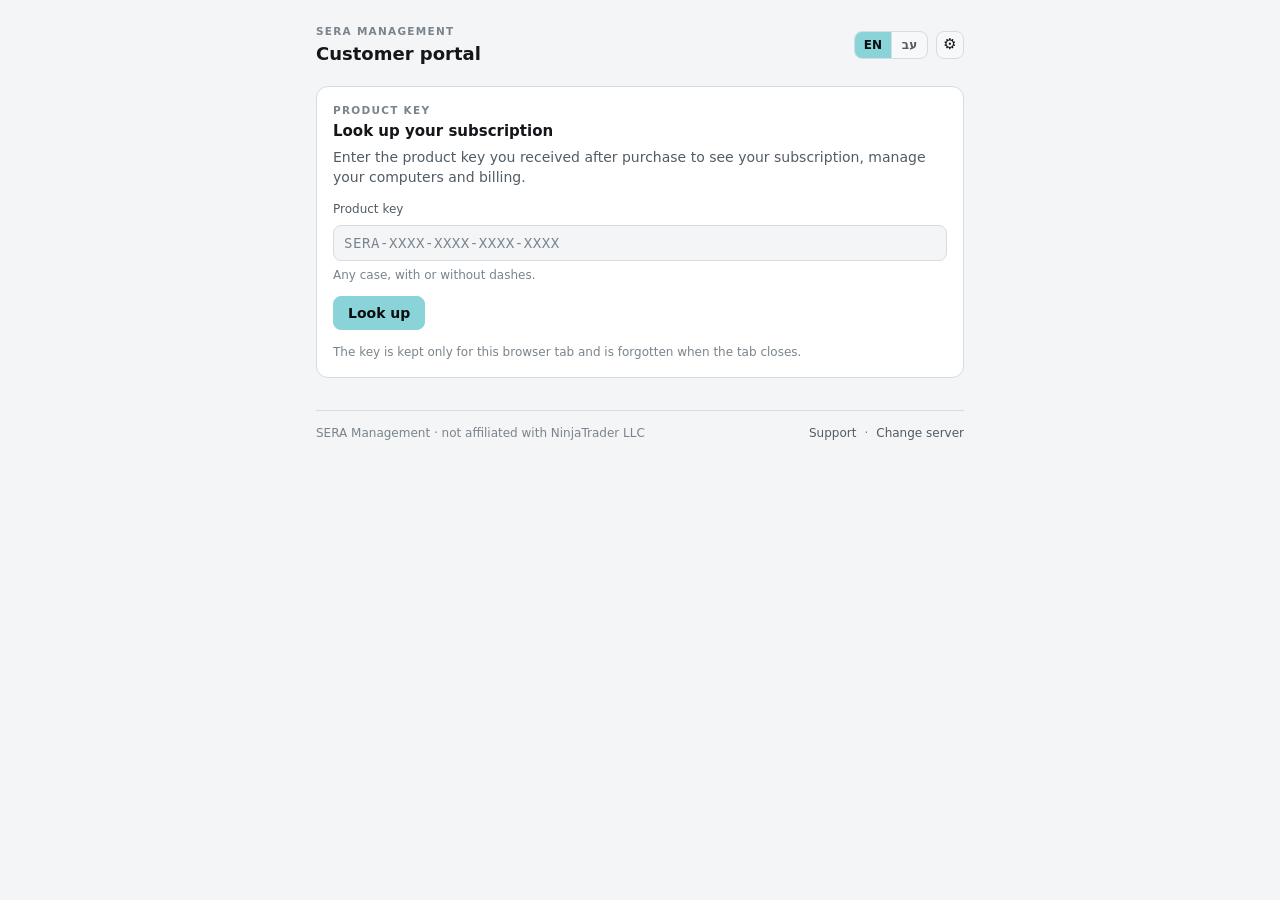
<file: portal/index.html>
<!DOCTYPE html>
<html lang="en">
<head>
<meta charset="utf-8">
<meta name="viewport" content="width=device-width, initial-scale=1">
<meta name="referrer" content="no-referrer">
<meta name="color-scheme" content="dark light">
<title data-i18n="portal.title">SERA Management · Customer portal</title>
<link rel="stylesheet" href="../shared.css">
</head>
<body>
<div class="page narrow">

  <header class="topbar">
    <div>
      <div class="eyebrow" data-i18n="common.brand">SERA Management</div>
      <h1 data-i18n="portal.h1">Customer portal</h1>
    </div>
    <div class="row">
      <button id="btn-forget" class="btn btn-sm hidden" type="button" data-i18n="portal.forget">Forget key</button>
      <div class="lang-toggle" role="group" data-i18n-title="common.language">
        <button type="button" data-sera-lang="en" lang="en">EN</button>
        <button type="button" data-sera-lang="he" lang="he">עב</button>
      </div>
      <button class="btn btn-sm btn-icon" type="button" data-sera-settings data-i18n-title="common.server_settings" title="Server settings" aria-label="Server settings"><span class="gear">&#9881;</span></button>
    </div>
  </header>

  <!-- Product key entry -->
  <section id="view-key" class="card">
    <div class="eyebrow" data-i18n="portal.key.eyebrow">Product key</div>
    <h2 data-i18n="portal.key.title">Look up your subscription</h2>
    <p class="muted" style="margin:6px 0 14px" data-i18n="portal.key.body">Enter the product key you received after purchase to see your subscription, manage your computers and billing.</p>
    <form id="form-key" class="stack-sm">
      <div class="field">
        <label class="label" for="in-key" data-i18n="portal.key.eyebrow">Product key</label>
        <input id="in-key" class="input mono" type="text" placeholder="SERA-XXXX-XXXX-XXXX-XXXX" autocomplete="off" autocapitalize="characters" spellcheck="false" required>
        <div class="hint" data-i18n="portal.key.hint">Any case, with or without dashes.</div>
      </div>
      <div id="key-msg" class="msg msg-danger hidden" role="alert"></div>
      <div class="row">
        <button id="btn-lookup" class="btn btn-primary" type="submit" data-i18n="portal.key.lookup">Look up</button>
      </div>
    </form>
    <p class="faint small" style="margin-top:14px" data-i18n="portal.key.session">The key is kept only for this browser tab and is forgotten when the tab closes.</p>
  </section>

  <!-- Status view -->
  <main id="view-status" class="stack hidden">
    <section class="card" id="card-sub"></section>
    <section class="card" id="card-devices"></section>

    <section class="card" id="card-billing">
      <div class="eyebrow" data-i18n="portal.billing.eyebrow">Billing</div>
      <div class="row between">
        <p class="muted grow" data-i18n="portal.billing.body">Update your payment method, download invoices or cancel the subscription.</p>
        <button id="btn-billing" class="btn btn-primary" type="button" data-i18n="portal.billing.manage">Manage billing</button>
      </div>
      <div id="billing-msg" class="msg hidden" style="margin-top:12px"></div>
    </section>

    <section class="card" id="card-download">
      <div class="eyebrow" data-i18n="portal.install.eyebrow">Install</div>
      <div class="row between" style="margin-bottom:10px">
        <h2 data-i18n="portal.install.download">Download SERA</h2>
        <a class="btn" href="https://github.com/Alon225/sera-releases/releases/latest" target="_blank" rel="noopener noreferrer" data-i18n="portal.install.download">Download SERA</a>
      </div>
      <ol class="steps muted">
        <li><span data-i18n="portal.install.step1">Run</span> <code>SERASetup.exe</code>.</li>
        <li data-i18n="portal.install.step2">Close NinjaTrader.</li>
        <li><span data-i18n="portal.install.step1">Run</span> <code>GuardianBridgeSetup.exe</code>.</li>
        <li data-i18n="portal.install.step4">Start NinjaTrader, then start SERA.</li>
        <li data-i18n="portal.install.step5">Enter your product key when asked.</li>
      </ol>
      <p class="faint small" style="margin-top:12px"><span data-i18n="portal.install.help">Need help? Email</span> <a href="mailto:alonjbtw@gmail.com">alonjbtw@gmail.com</a>.</p>
    </section>
  </main>

  <footer class="footer">
    <span data-i18n="common.footer">SERA Management · not affiliated with NinjaTrader LLC</span>
    <span class="row">
      <a href="mailto:alonjbtw@gmail.com" data-i18n="common.support">Support</a>
      <span>·</span>
      <a href="#" data-sera-settings data-i18n="common.change_server">Change server</a>
    </span>
  </footer>
</div>

<script src="../shared.js"></script>
<script>
(function () {
  'use strict';
  var S = window.Sera;
  var esc = S.esc;
  var t = S.t;
  var SESSION_KEY = 'sera.portal.key';
  var SUPPORT = 'alonjbtw@gmail.com';
  var $ = function (sel, root) { return (root || document).querySelector(sel); };

  /* ---------- strings ---------- */

  S.i18n.extend({
    en: {
      'portal.title': 'SERA Management · Customer portal',
      'portal.h1': 'Customer portal',
      'portal.forget': 'Forget key',
      'portal.key.eyebrow': 'Product key',
      'portal.key.title': 'Look up your subscription',
      'portal.key.body': 'Enter the product key you received after purchase to see your subscription, manage your computers and billing.',
      'portal.key.hint': 'Any case, with or without dashes.',
      'portal.key.lookup': 'Look up',
      'portal.key.session': 'The key is kept only for this browser tab and is forgotten when the tab closes.',
      'portal.key.invalid': 'A product key looks like SERA-XXXX-XXXX-XXXX-XXXX (16 letters or digits after SERA). Check for missing characters.',
      'portal.key.busy': 'Looking up…',
      'portal.sub.eyebrow': 'Subscription',
      'portal.sub.plan': 'Plan',
      'portal.sub.renews': 'Renews on',
      'portal.sub.valid_until': 'Valid until',
      'portal.sub.period_end': 'Period end',
      'portal.sub.access_ends': 'Access ends',
      'portal.sub.ended': 'Ended on',
      'portal.sub.seats': 'Seats used',
      'portal.sub.billing': 'Billing',
      'portal.sub.billing_stripe': 'Card (Stripe)',
      'portal.sub.billing_manual': 'Manual',
      'portal.sub.account': 'Account',
      'portal.sub.key': 'Key',
      'portal.sub.note.past_due': 'The last payment failed or is overdue. Use Manage billing to update the payment method.',
      'portal.sub.note.canceled_future': 'This subscription is canceled. Access continues until the date above.',
      'portal.sub.note.canceled': 'This subscription is canceled.',
      'portal.sub.note.expired': 'This subscription has expired. Contact support to renew.',
      'portal.devices.eyebrow': 'Computers',
      'portal.devices.title': 'Activated computers',
      'portal.devices.seats': '{active} of {max} seats in use',
      'portal.devices.empty': 'No computer has activated this key yet. Install SERA and enter the product key to activate.',
      'portal.devices.unnamed': 'Unnamed computer',
      'portal.devices.released': 'released',
      'portal.devices.active': 'active',
      'portal.devices.version': 'v{v}',
      'portal.devices.last_seen': 'last seen {rel}',
      'portal.devices.first_seen': 'first seen {date}',
      'portal.devices.released_on': 'released {date}',
      'portal.devices.release': 'Release this computer',
      'portal.devices.release_hint': 'Release a computer you no longer use to free its seat. Releasing a computer you still use will ask for the product key again on that machine.',
      'portal.release.eyebrow': 'Release computer',
      'portal.release.title': 'Release "{name}"?',
      'portal.release.body': 'This frees the seat used by that computer. If SERA is still used there, it will stop and ask for the product key again before it can be activated.',
      'portal.release.confirm': 'Release',
      'portal.release.busy': 'Releasing…',
      'portal.release.already': 'That computer was already released.',
      'portal.release.done': 'Computer released. Its seat is free.',
      'portal.billing.eyebrow': 'Billing',
      'portal.billing.body': 'Update your payment method, download invoices or cancel the subscription.',
      'portal.billing.manage': 'Manage billing',
      'portal.billing.busy': 'Opening…',
      'portal.billing.bad_link': 'The billing portal returned an unexpected link. Contact support at {email}.',
      'portal.billing.opening': 'Opening the billing portal…',
      'portal.billing.manual': 'Billing for this subscription is handled manually. Contact support at {email}.',
      'portal.install.eyebrow': 'Install',
      'portal.install.download': 'Download SERA',
      'portal.install.step1': 'Run',
      'portal.install.step2': 'Close NinjaTrader.',
      'portal.install.step4': 'Start NinjaTrader, then start SERA.',
      'portal.install.step5': 'Enter your product key when asked.',
      'portal.install.help': 'Need help? Email'
    },
    he: {
      'portal.title': 'SERA Management · פורטל לקוחות',
      'portal.h1': 'פורטל לקוחות',
      'portal.forget': 'שכח מפתח',
      'portal.key.eyebrow': 'מפתח מוצר',
      'portal.key.title': 'בדיקת המנוי שלך',
      'portal.key.body': 'הזן את מפתח המוצר שקיבלת לאחר הרכישה כדי לראות את המנוי, לנהל את המחשבים שלך ואת החיוב.',
      'portal.key.hint': 'אותיות גדולות או קטנות, עם או בלי מקפים.',
      'portal.key.lookup': 'בדיקה',
      'portal.key.session': 'המפתח נשמר רק בלשונית זו ונשכח כשהיא נסגרת.',
      'portal.key.invalid': 'מפתח מוצר נראה כך: SERA-XXXX-XXXX-XXXX-XXXX (16 אותיות או ספרות אחרי SERA). בדוק אם חסרים תווים.',
      'portal.key.busy': 'בודק…',
      'portal.sub.eyebrow': 'מנוי',
      'portal.sub.plan': 'תוכנית',
      'portal.sub.renews': 'מתחדש ב-',
      'portal.sub.valid_until': 'בתוקף עד',
      'portal.sub.period_end': 'סיום תקופה',
      'portal.sub.access_ends': 'הגישה מסתיימת',
      'portal.sub.ended': 'הסתיים ב-',
      'portal.sub.seats': 'מקומות בשימוש',
      'portal.sub.billing': 'חיוב',
      'portal.sub.billing_stripe': 'כרטיס (Stripe)',
      'portal.sub.billing_manual': 'ידני',
      'portal.sub.account': 'חשבון',
      'portal.sub.key': 'מפתח',
      'portal.sub.note.past_due': 'התשלום האחרון נכשל או באיחור. לחץ "ניהול חיוב" כדי לעדכן את אמצעי התשלום.',
      'portal.sub.note.canceled_future': 'המנוי בוטל. הגישה נמשכת עד התאריך שלמעלה.',
      'portal.sub.note.canceled': 'המנוי בוטל.',
      'portal.sub.note.expired': 'תוקף המנוי פג. פנה לתמיכה כדי לחדש.',
      'portal.devices.eyebrow': 'מחשבים',
      'portal.devices.title': 'מחשבים מופעלים',
      'portal.devices.seats': '{active} מתוך {max} מקומות בשימוש',
      'portal.devices.empty': 'אף מחשב עדיין לא הפעיל מפתח זה. התקן את SERA והזן את מפתח המוצר כדי להפעיל.',
      'portal.devices.unnamed': 'מחשב ללא שם',
      'portal.devices.released': 'שוחרר',
      'portal.devices.active': 'פעיל',
      'portal.devices.version': 'גרסה {v}',
      'portal.devices.last_seen': 'נראה לאחרונה {rel}',
      'portal.devices.first_seen': 'נראה לראשונה {date}',
      'portal.devices.released_on': 'שוחרר {date}',
      'portal.devices.release': 'שחרור מחשב זה',
      'portal.devices.release_hint': 'שחרר מחשב שאינך משתמש בו כדי לפנות את המקום שלו. שחרור מחשב שעדיין בשימוש ידרוש להזין בו שוב את מפתח המוצר.',
      'portal.release.eyebrow': 'שחרור מחשב',
      'portal.release.title': 'לשחרר את "{name}"?',
      'portal.release.body': 'הפעולה מפנה את המקום של המחשב הזה. אם SERA עדיין בשימוש שם, היא תיעצר ותבקש שוב את מפתח המוצר לפני הפעלה מחדש.',
      'portal.release.confirm': 'שחרור',
      'portal.release.busy': 'משחרר…',
      'portal.release.already': 'המחשב הזה כבר שוחרר.',
      'portal.release.done': 'המחשב שוחרר. המקום שלו פנוי.',
      'portal.billing.eyebrow': 'חיוב',
      'portal.billing.body': 'עדכון אמצעי תשלום, הורדת חשבוניות או ביטול המנוי.',
      'portal.billing.manage': 'ניהול חיוב',
      'portal.billing.busy': 'פותח…',
      'portal.billing.bad_link': 'פורטל החיוב החזיר קישור לא צפוי. פנה לתמיכה בכתובת {email}.',
      'portal.billing.opening': 'פותח את פורטל החיוב…',
      'portal.billing.manual': 'החיוב של מנוי זה מתבצע ידנית. פנה לתמיכה בכתובת {email}.',
      'portal.install.eyebrow': 'התקנה',
      'portal.install.download': 'הורדת SERA',
      'portal.install.step1': 'הפעל את',
      'portal.install.step2': 'סגור את NinjaTrader.',
      'portal.install.step4': 'הפעל את NinjaTrader ואז את SERA.',
      'portal.install.step5': 'הזן את מפתח המוצר כשתתבקש.',
      'portal.install.help': 'צריך עזרה? כתוב ל-'
    }
  });
  S.applyLanguage(S.getLang(), { persist: false });
  S.bindLangToggle();

  var key = S.storageGet(sessionStorage, SESSION_KEY) || '';
  var data = null;

  var inKey = $('#in-key');
  var keyMsg = $('#key-msg');

  function api(action, params) {
    var body = { action: action };
    Object.keys(params || {}).forEach(function (k) { body[k] = params[k]; });
    return S.call('sera-customer', body);
  }

  /* ---------- views ---------- */

  function showKeyView() {
    $('#view-key').classList.remove('hidden');
    $('#view-status').classList.add('hidden');
    $('#btn-forget').classList.add('hidden');
  }
  function showStatusView() {
    $('#view-key').classList.add('hidden');
    $('#view-status').classList.remove('hidden');
    $('#btn-forget').classList.remove('hidden');
  }

  function forget() {
    S.storageSet(sessionStorage, SESSION_KEY, null);
    key = '';
    data = null;
    inKey.value = '';
    S.hideMsg(keyMsg);
    S.hideMsg($('#billing-msg'));
    showKeyView();
    inKey.focus();
  }
  $('#btn-forget').addEventListener('click', forget);

  /* ---------- lookup ---------- */

  inKey.addEventListener('blur', function () {
    var n = S.normalizeProductKey(inKey.value);
    if (n.valid) inKey.value = n.formatted;
  });

  $('#form-key').addEventListener('submit', function (ev) {
    ev.preventDefault();
    S.hideMsg(keyMsg);
    var n = S.normalizeProductKey(inKey.value);
    if (!n.valid) {
      S.showMsg(keyMsg, t('portal.key.invalid'), 'danger');
      return;
    }
    inKey.value = n.formatted;
    lookup(n.formatted, $('#btn-lookup'));
  });

  function lookup(k, btn) {
    S.setBusy(btn, true, t('portal.key.busy'));
    return api('status', { product_key: k }).then(function (res) {
      data = res;
      key = k;
      S.storageSet(sessionStorage, SESSION_KEY, k);
      render();
      showStatusView();
    }).catch(function (err) {
      if (err.code === 'invalid_key') S.storageSet(sessionStorage, SESSION_KEY, null);
      showKeyView();
      S.showMsg(keyMsg, S.friendly(err), 'danger');
    }).then(function () { S.setBusy(btn, false); });
  }

  /* ---------- render ---------- */

  function kv(label, valueHtml) {
    return '<div><div class="k">' + esc(label) + '</div><div class="v">' + (valueHtml || '<span class="faint">—</span>') + '</div></div>';
  }

  function periodLabel(e) {
    var end = S.parseDate(e.current_period_end);
    var future = end && end.getTime() > Date.now();
    if (e.status === 'active') return t(e.billing === 'stripe' ? 'portal.sub.renews' : 'portal.sub.valid_until');
    if (e.status === 'past_due') return t('portal.sub.period_end');
    return t(future ? 'portal.sub.access_ends' : 'portal.sub.ended');
  }

  function statusNote(e) {
    var end = S.parseDate(e.current_period_end);
    var future = end && end.getTime() > Date.now();
    if (e.status === 'past_due') return { kind: 'warning', text: t('portal.sub.note.past_due') };
    if (e.status === 'canceled') return { kind: '', text: t(future ? 'portal.sub.note.canceled_future' : 'portal.sub.note.canceled') };
    if (e.status === 'expired') return { kind: 'danger', text: t('portal.sub.note.expired') };
    return null;
  }

  function render() {
    if (!data) return;
    var e = data.entitlement || {};
    var devices = Array.isArray(data.devices) ? data.devices : [];
    var note = statusNote(e);
    var billing = e.billing === 'stripe' ? t('portal.sub.billing_stripe') : e.billing === 'manual' ? t('portal.sub.billing_manual') : (e.billing || '');

    var html = '<div class="row between top" style="margin-bottom:14px">' +
      '<div><div class="eyebrow">' + esc(t('portal.sub.eyebrow')) + '</div>' +
      '<h2 class="row"><span>' + esc(e.plan || 'SERA') + '</span>' + S.statusBadge(e.status) + '</h2></div>' +
      '<button class="btn btn-sm" type="button" data-act="refresh">' + esc(t('common.refresh')) + '</button></div>';
    html += '<div class="kv">' +
      kv(t('portal.sub.plan'), esc(e.plan)) +
      kv(periodLabel(e), S.dateWithRelative(e.current_period_end)) +
      kv(t('portal.sub.seats'), (e.active_devices === undefined ? '—' : esc(e.active_devices)) + ' / ' + (e.max_devices === undefined ? '—' : esc(e.max_devices))) +
      kv(t('portal.sub.billing'), esc(billing)) +
      kv(t('portal.sub.account'), esc(e.customer_email_masked)) +
      kv(t('portal.sub.key'), data.key_last4 ? '<span class="mono">SERA-••••-••••-••••-' + esc(data.key_last4) + '</span>' : '') +
      '</div>';
    if (note) html += '<div class="msg' + (note.kind ? ' msg-' + note.kind : '') + '" style="margin-top:14px">' + esc(note.text) + '</div>';
    $('#card-sub').innerHTML = html;

    var active = devices.filter(function (d) { return !d.disabled_at; }).length;
    html = '<div class="section-head"><div><div class="eyebrow">' + esc(t('portal.devices.eyebrow')) + '</div><h2>' + esc(t('portal.devices.title')) + '</h2></div>' +
      '<span class="faint small">' + esc(t('portal.devices.seats', { active: active, max: e.max_devices === undefined ? '?' : e.max_devices })) + '</span></div>';
    if (!devices.length) {
      html += '<p class="muted">' + esc(t('portal.devices.empty')) + '</p>';
    } else {
      html += '<ul class="list">';
      devices.forEach(function (d) {
        var disabled = !!d.disabled_at;
        html += '<li><div class="grow">' +
          '<div class="row" style="gap:8px"><span class="strong">' + esc(d.device_name || t('portal.devices.unnamed')) + '</span>' +
          (disabled ? '<span class="badge badge-neutral">' + esc(t('portal.devices.released')) + '</span>' : '<span class="badge badge-success">' + esc(t('portal.devices.active')) + '</span>') + '</div>' +
          '<div class="meta"><span class="mono">' + esc(d.device_hash_short) + '</span>' +
          (d.app_version ? ' · ' + esc(t('portal.devices.version', { v: d.app_version })) : '') +
          (d.last_seen_at ? ' · ' + esc(t('portal.devices.last_seen', { rel: S.relative(d.last_seen_at) })) : '') +
          (d.first_seen_at ? ' · ' + esc(t('portal.devices.first_seen', { date: S.fmtDate(d.first_seen_at) })) : '') +
          (disabled ? ' · ' + esc(t('portal.devices.released_on', { date: S.fmtDate(d.disabled_at) })) : '') +
          '</div></div>' +
          (disabled ? '' : '<button class="btn btn-sm" type="button" data-act="release" data-hash="' + esc(d.device_hash_short) + '" data-name="' + esc(d.device_name || '') + '">' + esc(t('portal.devices.release')) + '</button>') +
          '</li>';
      });
      html += '</ul>';
      html += '<p class="faint small" style="margin-top:10px">' + esc(t('portal.devices.release_hint')) + '</p>';
    }
    $('#card-devices').innerHTML = html;
  }

  $('#card-sub').addEventListener('click', function (ev) {
    var btn = ev.target.closest('[data-act="refresh"]');
    if (btn && key) lookup(key, btn);
  });

  $('#card-devices').addEventListener('click', function (ev) {
    var btn = ev.target.closest('[data-act="release"]');
    if (!btn || !key) return;
    var hash = btn.dataset.hash;
    var name = btn.dataset.name || hash;
    S.confirmDialog({
      eyebrow: t('portal.release.eyebrow'),
      title: t('portal.release.title', { name: name }),
      body: t('portal.release.body'),
      confirmLabel: t('portal.release.confirm'),
      danger: true
    }).then(function (r) {
      if (!r.ok) return;
      S.setBusy(btn, true, t('portal.release.busy'));
      return api('release_seat', { product_key: key, device_hash_short: hash }).then(function (res) {
        S.toast(res.released === false ? t('portal.release.already') : t('portal.release.done'), res.released === false ? 'warning' : 'success');
        return lookup(key, null);
      }).catch(function (err) {
        S.toast(S.friendly(err), 'danger');
        S.setBusy(btn, false);
      });
    });
  });

  /* ---------- billing ---------- */

  $('#btn-billing').addEventListener('click', function () {
    if (!key) return;
    var btn = this;
    var msg = $('#billing-msg');
    S.hideMsg(msg);
    S.setBusy(btn, true, t('portal.billing.busy'));
    var returnUrl = location.origin + location.pathname;
    api('billing_portal', { product_key: key, return_url: returnUrl }).then(function (res) {
      var url = String(res.url || '');
      if (!/^https:\/\//i.test(url)) {
        S.showMsg(msg, t('portal.billing.bad_link', { email: SUPPORT }), 'danger');
        S.setBusy(btn, false);
        return;
      }
      S.showMsg(msg, t('portal.billing.opening'));
      location.assign(url);
    }).catch(function (err) {
      if (err.code === 'manual_billing') {
        S.showMsg(msg, t('portal.billing.manual', { email: SUPPORT }));
      } else {
        S.showMsg(msg, S.friendly(err), 'danger');
      }
      S.setBusy(btn, false);
    });
  });

  /* ---------- settings ---------- */

  S.bindSettingsLinks(function () {
    if (key) lookup(key, null);
  });

  /* ---------- language switch: re-render dynamic content ---------- */

  S.onLanguage(function () {
    if (data && !$('#view-status').classList.contains('hidden')) render();
  });

  /* ---------- boot ---------- */

  if (key) {
    inKey.value = key;
    lookup(key, $('#btn-lookup'));
  } else {
    showKeyView();
  }
})();
</script>
</body>
</html>
</file>
<file: shared.css>
/* SERA Management - shared styles for the static web pages.
   Dark "Sera" theme by default, light theme via prefers-color-scheme. */

:root {
  color-scheme: dark;
  --bg: #0B0D10;
  --bg-elev: #101216;
  --card: #14161A;
  --card-2: #191C21;
  --border: #2A3138;
  --text: #F5F6FA;
  --text-2: #9AA3A7;
  --text-3: #687277;
  --accent: #91D9DE;
  --accent-ink: #0B0D10;
  --link: #91D9DE;
  --success: #3DBE73;
  --warning: #E0A542;
  --danger: #E5686A;
  --focus: rgba(145, 217, 222, 0.45);
  --shadow: 0 8px 24px rgba(0, 0, 0, 0.35);
  --radius: 12px;
  --radius-sm: 8px;
  --font: "Segoe UI", system-ui, -apple-system, "Helvetica Neue", Arial, sans-serif;
  --mono: Consolas, "Cascadia Mono", "SF Mono", Menlo, monospace;
}

@media (prefers-color-scheme: light) {
  :root {
    color-scheme: light;
    --bg: #F3F5F7;
    --bg-elev: #ECEFF2;
    --card: #FFFFFF;
    --card-2: #F6F8F9;
    --border: #D6DCE2;
    --text: #14161A;
    --text-2: #525C64;
    --text-3: #7A848C;
    --accent: #8AD3D8;
    --accent-ink: #0B0D10;
    --link: #177F86;
    --success: #1F9A55;
    --warning: #B07A0C;
    --danger: #C94C4E;
    --focus: rgba(23, 127, 134, 0.35);
    --shadow: 0 8px 24px rgba(20, 22, 26, 0.08);
  }
}

/* ---------- base ---------- */

*, *::before, *::after { box-sizing: border-box; }

html { -webkit-text-size-adjust: 100%; }

body {
  margin: 0;
  background: var(--bg);
  color: var(--text);
  font: 14px/1.45 var(--font);
  min-height: 100vh;
  overflow-x: hidden;
}

a { color: var(--link); text-decoration: none; }
a:hover { text-decoration: underline; }

h1, h2, h3 { margin: 0; font-weight: 600; line-height: 1.25; }
h1 { font-size: 18px; }
h2 { font-size: 15px; }
h3 { font-size: 13.5px; }
p { margin: 0; }
ol, ul { margin: 0; padding-inline-start: 20px; }
li + li { margin-top: 4px; }
code { font-family: var(--mono); font-size: 12.5px; }

:focus-visible { outline: 2px solid var(--focus); outline-offset: 2px; }

/* ---------- layout ---------- */

.page {
  max-width: 1080px;
  margin: 0 auto;
  padding: 16px 16px 40px;
}
.page.narrow { max-width: 680px; }

.topbar {
  display: flex;
  align-items: center;
  justify-content: space-between;
  gap: 12px;
  flex-wrap: wrap;
  padding: 8px 0 20px;
}

.footer {
  margin-top: 32px;
  padding-top: 14px;
  border-top: 1px solid var(--border);
  display: flex;
  justify-content: space-between;
  gap: 12px;
  flex-wrap: wrap;
  font-size: 12px;
  color: var(--text-3);
}
.footer a { color: var(--text-2); }

.stack > * + * { margin-top: 16px; }
.stack-sm > * + * { margin-top: 12px; }
.stack-xs > * + * { margin-top: 6px; }

.row {
  display: flex;
  align-items: center;
  gap: 8px;
  flex-wrap: wrap;
}
.row.between { justify-content: space-between; }
.row.top { align-items: flex-start; }
.grow { flex: 1 1 240px; min-width: 0; }

.section-head {
  display: flex;
  align-items: baseline;
  justify-content: space-between;
  gap: 8px;
  flex-wrap: wrap;
  margin-bottom: 10px;
}

.subsection { margin-top: 20px; }

/* ---------- typography helpers ---------- */

.eyebrow {
  font-size: 10.5px;
  text-transform: uppercase;
  letter-spacing: 0.12em;
  color: var(--text-3);
  font-weight: 600;
  margin-bottom: 4px;
}
.muted { color: var(--text-2); }
.faint { color: var(--text-3); }
.small { font-size: 12px; }
.strong { font-weight: 600; }
.mono { font-family: var(--mono); font-size: 12.5px; }
.break { word-break: break-word; overflow-wrap: anywhere; }
.ellipsis {
  max-width: 260px;
  overflow: hidden;
  text-overflow: ellipsis;
  white-space: nowrap;
}
.danger-text { color: var(--danger); }
.hidden { display: none !important; }

/* ---------- cards ---------- */

.card {
  background: var(--card);
  border: 1px solid var(--border);
  border-radius: var(--radius);
  padding: 16px;
}
.card-inset {
  background: var(--card-2);
  border: 1px solid var(--border);
  border-radius: var(--radius-sm);
  padding: 12px;
}

/* ---------- buttons ---------- */

.btn {
  display: inline-flex;
  align-items: center;
  justify-content: center;
  gap: 6px;
  height: 34px;
  padding: 0 14px;
  border-radius: var(--radius-sm);
  border: 1px solid var(--border);
  background: var(--card-2);
  color: var(--text);
  font: inherit;
  font-weight: 600;
  cursor: pointer;
  white-space: nowrap;
  text-decoration: none;
}
.btn:hover { border-color: var(--text-3); text-decoration: none; }
.btn:active { transform: translateY(1px); }
.btn[disabled], .btn[aria-busy="true"] { opacity: 0.55; cursor: not-allowed; transform: none; }

.btn-primary {
  background: var(--accent);
  border-color: var(--accent);
  color: var(--accent-ink);
}
.btn-primary:hover { filter: brightness(1.05); border-color: var(--accent); }

.btn-danger { color: var(--danger); }
.btn-danger:hover { border-color: var(--danger); }
.btn-danger.btn-solid {
  background: var(--danger);
  border-color: var(--danger);
  color: #fff;
}

.btn-sm { height: 28px; padding: 0 10px; font-size: 12.5px; }
.btn-icon { width: 34px; padding: 0; font-size: 16px; }
.btn-icon.btn-sm { width: 28px; font-size: 14px; }
.btn-link {
  background: none;
  border: none;
  height: auto;
  padding: 0;
  color: var(--link);
  font-weight: 500;
}
.btn-link:hover { text-decoration: underline; }

/* ---------- forms ---------- */

.input, select, textarea {
  width: 100%;
  min-width: 0;
  height: 36px;
  padding: 0 10px;
  border-radius: var(--radius-sm);
  border: 1px solid var(--border);
  background: var(--bg);
  color: var(--text);
  font: inherit;
}
textarea { height: auto; min-height: 72px; padding: 8px 10px; resize: vertical; }
.input:focus, select:focus, textarea:focus {
  outline: none;
  border-color: var(--accent);
  box-shadow: 0 0 0 3px var(--focus);
}
.input-sm { height: 30px; font-size: 13px; }
.input-xs { width: 64px; height: 28px; padding: 0 8px; font-size: 13px; text-align: center; }
.input.mono { font-family: var(--mono); letter-spacing: 0.04em; }
.input::placeholder { color: var(--text-3); }

.field { display: flex; flex-direction: column; gap: 6px; }
.label { font-size: 12px; color: var(--text-2); }
.hint { font-size: 12px; color: var(--text-3); }
.fields-2 {
  display: grid;
  grid-template-columns: 1fr 1fr;
  gap: 12px;
}
@media (max-width: 480px) { .fields-2 { grid-template-columns: 1fr; } }

/* ---------- messages ---------- */

.msg {
  padding: 10px 12px;
  border-radius: var(--radius-sm);
  border: 1px solid var(--border);
  background: var(--card-2);
  font-size: 13px;
}
.msg-danger { color: var(--danger); border-color: var(--danger); }
.msg-warning { color: var(--warning); border-color: var(--warning); }
.msg-success { color: var(--success); border-color: var(--success); }

/* ---------- badges ---------- */

.badge {
  display: inline-flex;
  align-items: center;
  gap: 6px;
  height: 22px;
  padding: 0 8px;
  border-radius: 999px;
  font-size: 11.5px;
  font-weight: 600;
  line-height: 1;
  white-space: nowrap;
  text-transform: capitalize;
  color: var(--text-2);
  background: var(--card-2);
  border: 1px solid var(--border);
}
.badge::before {
  content: "";
  width: 6px;
  height: 6px;
  border-radius: 50%;
  background: currentColor;
}
.badge-success { color: var(--success); background: rgba(61, 190, 115, 0.12); border-color: rgba(61, 190, 115, 0.35); }
.badge-warning { color: var(--warning); background: rgba(224, 165, 66, 0.12); border-color: rgba(224, 165, 66, 0.35); }
.badge-danger { color: var(--danger); background: rgba(229, 104, 106, 0.12); border-color: rgba(229, 104, 106, 0.35); }
.badge-neutral { color: var(--text-2); }

.conn-pill {
  display: inline-flex;
  align-items: center;
  gap: 6px;
  font-size: 12px;
  color: var(--text-2);
}
.conn-pill::before {
  content: "";
  width: 8px;
  height: 8px;
  border-radius: 50%;
  background: var(--text-3);
}
.conn-pill.ok::before { background: var(--success); }
.conn-pill.busy::before { background: var(--warning); }
.conn-pill.fail::before { background: var(--danger); }

/* ---------- key/value grid ---------- */

.kv {
  display: grid;
  grid-template-columns: repeat(auto-fill, minmax(170px, 1fr));
  gap: 12px 16px;
}
.kv .k {
  font-size: 10.5px;
  text-transform: uppercase;
  letter-spacing: 0.12em;
  color: var(--text-3);
  font-weight: 600;
  margin-bottom: 3px;
}
.kv .v { font-size: 13.5px; word-break: break-word; overflow-wrap: anywhere; }

/* ---------- tables ---------- */

.table-wrap {
  overflow-x: auto;
  -webkit-overflow-scrolling: touch;
  margin: 0 -16px;
  padding: 0 16px;
}
table {
  width: 100%;
  border-collapse: collapse;
  font-size: 13px;
}
th {
  text-align: start;
  font-size: 10.5px;
  text-transform: uppercase;
  letter-spacing: 0.1em;
  color: var(--text-3);
  font-weight: 600;
  padding: 8px 10px;
  border-bottom: 1px solid var(--border);
  white-space: nowrap;
}
td {
  padding: 8px 10px;
  border-bottom: 1px solid var(--border);
  vertical-align: middle;
}
tr:last-child td { border-bottom: none; }
td.num, th.num { text-align: end; white-space: nowrap; }
td.nowrap { white-space: nowrap; }
tr.row-click { cursor: pointer; }
tr.row-click:hover td { background: var(--card-2); }
tr.selected td { background: rgba(145, 217, 222, 0.08); }
tr.row-click:focus-visible { outline: 2px solid var(--focus); outline-offset: -2px; }
table.compact { font-size: 12.5px; }
table.compact th, table.compact td { padding: 6px 8px; }

/* ---------- lists (portal devices, audit) ---------- */

.list { list-style: none; margin: 0; padding: 0; }
.list > li {
  display: flex;
  align-items: center;
  justify-content: space-between;
  gap: 12px;
  flex-wrap: wrap;
  padding: 12px 0;
  border-top: 1px solid var(--border);
}
.list > li:first-child { border-top: none; padding-top: 4px; }
.list > li:last-child { padding-bottom: 4px; }
.list .meta { font-size: 12px; color: var(--text-3); }

/* ---------- product key display ---------- */

.key-big {
  font-family: var(--mono);
  font-size: clamp(15px, 4.2vw, 22px);
  letter-spacing: 0.06em;
  padding: 14px;
  border: 1px dashed var(--border);
  border-radius: var(--radius-sm);
  text-align: center;
  background: var(--bg);
  user-select: all;
  word-break: break-all;
}

/* ---------- dialogs ---------- */

dialog {
  background: var(--card);
  color: var(--text);
  border: 1px solid var(--border);
  border-radius: var(--radius);
  padding: 20px;
  width: min(480px, calc(100vw - 32px));
  box-shadow: var(--shadow);
}
dialog::backdrop { background: rgba(0, 0, 0, 0.55); }
dialog .dialog-actions {
  display: flex;
  justify-content: flex-end;
  gap: 8px;
  flex-wrap: wrap;
  margin-top: 16px;
}

/* ---------- toasts ---------- */

.toasts {
  position: fixed;
  left: 16px;
  right: 16px;
  bottom: 16px;
  display: flex;
  flex-direction: column;
  align-items: flex-end;
  gap: 8px;
  z-index: 50;
  pointer-events: none;
}
.toast {
  pointer-events: auto;
  max-width: 420px;
  background: var(--card);
  border: 1px solid var(--border);
  border-inline-start: 3px solid var(--text-3);
  border-radius: var(--radius-sm);
  padding: 10px 12px;
  box-shadow: var(--shadow);
  font-size: 13px;
  opacity: 1;
  transition: opacity 0.25s ease;
}
.toast.out { opacity: 0; }
.toast-success { border-inline-start-color: var(--success); }
.toast-warning { border-inline-start-color: var(--warning); }
.toast-danger { border-inline-start-color: var(--danger); }
.toast-info { border-inline-start-color: var(--accent); }

/* ---------- language toggle ---------- */

.lang-toggle {
  display: inline-flex;
  height: 28px;
  border: 1px solid var(--border);
  border-radius: var(--radius-sm);
  overflow: hidden;
  background: var(--card-2);
}
.lang-toggle button {
  height: 100%;
  min-width: 36px;
  padding: 0 9px;
  border: none;
  background: transparent;
  color: var(--text-2);
  font: inherit;
  font-size: 12px;
  font-weight: 600;
  cursor: pointer;
  line-height: 1;
}
.lang-toggle button + button { border-inline-start: 1px solid var(--border); }
.lang-toggle button:hover { color: var(--text); }
.lang-toggle button.active { background: var(--accent); color: var(--accent-ink); }
.lang-toggle button:focus-visible { outline-offset: -2px; }

/* ---------- tabs ---------- */

.tabs {
  display: flex;
  gap: 4px;
  flex-wrap: wrap;
  border-bottom: 1px solid var(--border);
}
.tab {
  background: none;
  border: none;
  border-bottom: 2px solid transparent;
  margin-bottom: -1px;
  padding: 8px 12px;
  color: var(--text-2);
  font: inherit;
  font-weight: 600;
  cursor: pointer;
  white-space: nowrap;
}
.tab:hover { color: var(--text); }
.tab[aria-selected="true"] { color: var(--text); border-bottom-color: var(--accent); }

/* ---------- stat tiles (diagnostics) ---------- */

.stats {
  display: grid;
  grid-template-columns: repeat(auto-fit, minmax(130px, 1fr));
  gap: 12px;
}
.stat {
  background: var(--card-2);
  border: 1px solid var(--border);
  border-radius: var(--radius-sm);
  padding: 12px 14px;
}
.stat .n { font-size: 24px; font-weight: 600; line-height: 1.1; font-variant-numeric: tabular-nums; }
.stat .l { font-size: 12px; color: var(--text-2); margin-top: 4px; }
.stat.danger .n { color: var(--danger); }
.stat.success .n { color: var(--success); }

/* ---------- stack traces (diagnostics) ---------- */

tr.stack-row > td { padding-top: 0; }
.stack-pre {
  margin: 0;
  padding: 10px 12px;
  background: var(--bg);
  border: 1px solid var(--border);
  border-radius: var(--radius-sm);
  font-family: var(--mono);
  font-size: 12px;
  line-height: 1.4;
  max-height: 260px;
  max-width: 100%;
  overflow: auto;
  white-space: pre;
  direction: ltr;
  text-align: left;
}
.msg-cell { max-width: 320px; overflow: hidden; text-overflow: ellipsis; white-space: nowrap; }

/* ---------- misc ---------- */

.steps li { margin-top: 6px; }
.gear { font-size: 15px; line-height: 1; }

/* ---------- RTL (Hebrew) ----------
   Layout already uses flex/grid and logical properties; the rules below keep
   Latin identifiers (hashes, keys, URLs, code) left-to-right and drop the
   letter-spacing that only suits uppercase Latin labels. */

[dir="rtl"] .eyebrow,
[dir="rtl"] th,
[dir="rtl"] .kv .k { letter-spacing: 0; }

[dir="rtl"] .mono,
[dir="rtl"] code,
[dir="rtl"] .key-big,
[dir="rtl"] .ellipsis { direction: ltr; unicode-bidi: isolate; }
[dir="rtl"] td.mono,
[dir="rtl"] td .ellipsis { text-align: right; }
[dir="rtl"] .key-big { text-align: center; }

[dir="rtl"] input[type="url"],
[dir="rtl"] input[type="email"],
[dir="rtl"] input[type="password"],
[dir="rtl"] .input.mono { direction: ltr; text-align: left; }
[dir="rtl"] .input-xs { text-align: center; }
</file>
